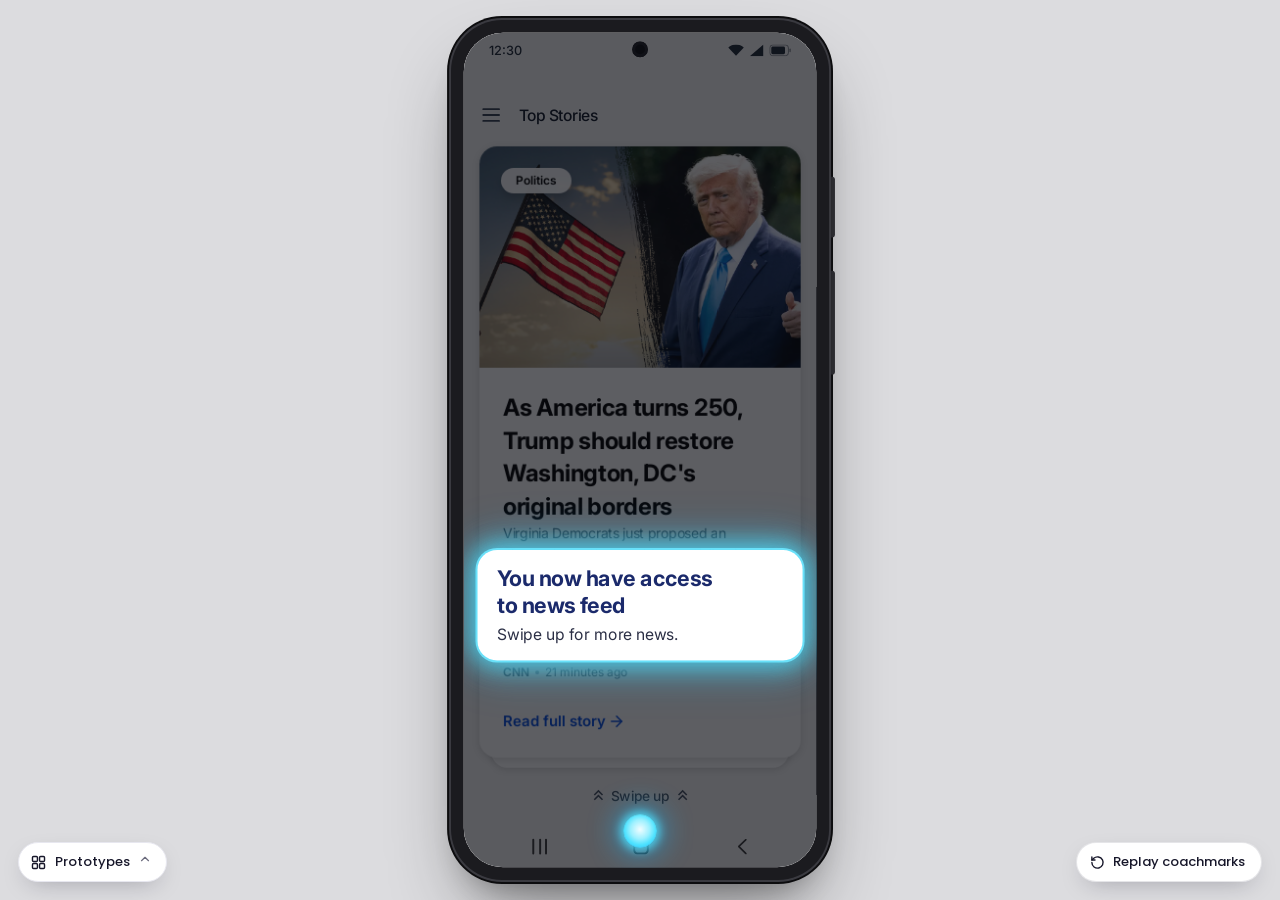
<file: index.html>
<!doctype html>
<html lang="en">
<head>
<meta charset="utf-8">
<meta name="viewport" content="width=device-width, initial-scale=1">
<title>App Prototypes</title>
<meta http-equiv="refresh" content="0; url=news/index.html">
<script>location.replace('news/index.html');</script>
<style>
  :root { --page: #dcdcdf; --text: #17172a; }
  @media (prefers-color-scheme: dark) { :root:not([data-theme="light"]) { --page: #16161a; --text: #ededf3; } }
  :root[data-theme="dark"] { --page: #16161a; --text: #ededf3; }
  body { margin: 0; min-height: 100vh; display: grid; place-items: center; background: var(--page); color: var(--text); font: 15px system-ui, sans-serif; }
</style>
</head>
<body>
  <p>Opening the <a href="news/index.html">news app prototype</a>…</p>
</body>
</html>
</file>
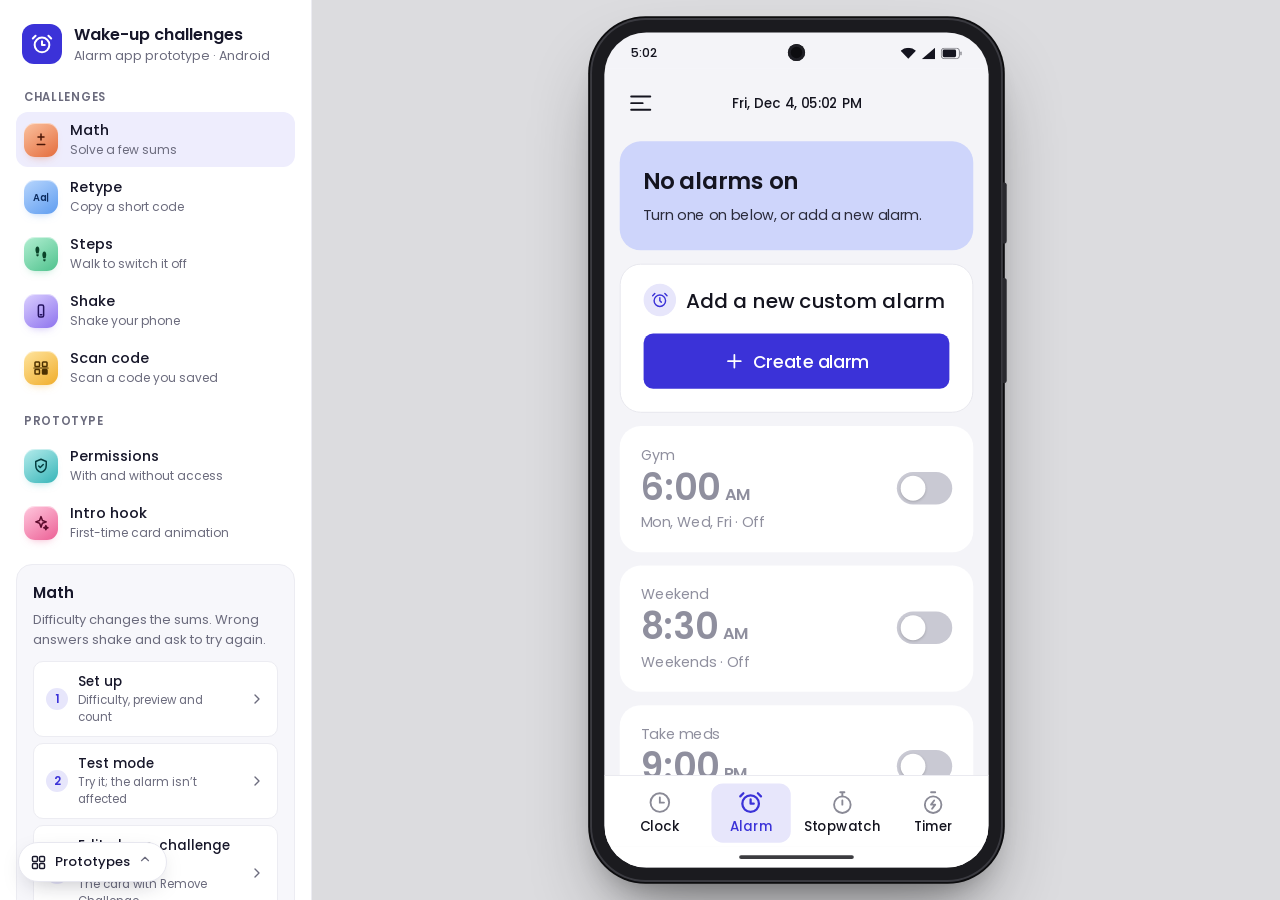
<file: clock/index.html>
<!doctype html>
<html lang="en">
<head>
<meta charset="utf-8">
<meta name="viewport" content="width=device-width, initial-scale=1">
<title>Alarm Clock</title>
<link rel="preconnect" href="https://fonts.googleapis.com">
<link rel="preconnect" href="https://fonts.gstatic.com" crossorigin>
<link href="https://fonts.googleapis.com/css2?family=Poppins:wght@400;500;600;700&family=Roboto:wght@400;500&display=swap" rel="stylesheet">
<link rel="stylesheet" href="styles.css">
</head>
<body>
<aside class="sb" aria-label="Prototype navigation">
  <div class="sb-head">
    <div class="sb-logo"><svg width="22" height="22" viewBox="0 0 24 24" fill="none" stroke="currentColor" stroke-width="2.2" stroke-linecap="round" stroke-linejoin="round"><circle cx="12" cy="13" r="8"/><path d="M12 9v4h3M5 3 2 6M22 6l-3-3"/></svg></div>
    <div>
      <div class="sb-title">Wake-up challenges</div>
      <div class="sb-sub">Alarm app prototype · Android</div>
    </div>
  </div>
  <div class="sb-label">Challenges</div>
  <nav class="sb-nav" id="sbNav"></nav>
  <section class="sb-panel" id="sbPanel" aria-live="polite"></section>
  <div class="sb-foot">
    <span>Click the phone to use it. Everything is saved in your browser.</span>
    <button id="sbReset">Reset prototype</button>
  </div>
</aside>
<main class="stagewrap" id="stagewrap">
<div class="stage" id="stage">
  <div class="phone" id="phone">
    <div class="screen" id="screen">

      <div class="statusbar">
        <span id="sbTime">9:41</span>
        <span class="camera"></span>
        <span class="icons">
          <svg width="16" height="12" viewBox="0 0 16 12" fill="currentColor"><path d="M8 11.5 0 3.2A11.5 11.5 0 0 1 16 3.2Z"/></svg>
          <svg width="14" height="12" viewBox="0 0 14 12" fill="currentColor"><path d="M14 0v12H0Z"/></svg>
          <svg width="22" height="12" viewBox="0 0 22 12" fill="none"><rect x=".5" y=".5" width="19" height="11" rx="3" stroke="currentColor" opacity=".5"/><rect x="2" y="2" width="14" height="8" rx="1.5" fill="currentColor"/><rect x="20.5" y="4" width="1.5" height="4" rx=".75" fill="currentColor" opacity=".5"/></svg>
        </span>
      </div>

      <div class="views">
        <!-- Alarm list -->
        <section class="view" id="listView" aria-label="Alarms">
          <div class="scroll">
            <header class="list-head">
              <button class="icon-btn" id="menuBtn" aria-label="Menu">
                <svg width="24" height="20" viewBox="0 0 24 20" fill="none" stroke="currentColor" stroke-width="2" stroke-linecap="round"><path d="M2 3h20M2 10h12M2 17h20"/></svg>
              </button>
              <div class="now" id="nowLabel"></div>
              <span></span>
            </header>
            <div class="list">
              <div class="hero" id="hero"></div>
              <div class="add-card">
                <div class="title">
                  <span class="badge"><svg width="18" height="18" viewBox="0 0 24 24" fill="none" stroke="currentColor" stroke-width="2" stroke-linecap="round" stroke-linejoin="round"><circle cx="12" cy="13" r="8"/><path d="M12 9v4l2 2M5 3 2 6M22 6l-3-3"/></svg></span>
                  Add a new custom alarm
                </div>
                <button class="btn-primary" id="createBtn">
                  <svg width="20" height="20" viewBox="0 0 24 24" fill="none" stroke="currentColor" stroke-width="2.2" stroke-linecap="round"><path d="M12 4v16M4 12h16"/></svg>
                  Create alarm
                </button>
              </div>
              <div id="alarmList" style="display:flex;flex-direction:column;gap:14px"></div>
            </div>
          </div>
        </section>

        <!-- Create / edit alarm -->
        <section class="view" id="editView" aria-label="New alarm">
          <div class="scroll" id="editScroll">
            <header class="edit-head">
              <button class="icon-btn" id="backBtn" aria-label="Back">
                <svg width="22" height="22" viewBox="0 0 24 24" fill="none" stroke="currentColor" stroke-width="2" stroke-linecap="round" stroke-linejoin="round"><path d="M15 5l-7 7 7 7"/></svg>
              </button>
              <div class="titles">
                <h1 id="editTitle">New alarm</h1>
                <div class="rings" id="ringsIn">Rings in —</div>
              </div>
              <button class="icon-btn" id="deleteBtn" aria-label="Delete alarm" hidden>
                <svg width="22" height="22" viewBox="0 0 24 24" fill="none" stroke="currentColor" stroke-width="2" stroke-linecap="round" stroke-linejoin="round"><path d="M4 7h16M10 11v6M14 11v6M6 7l1 13h10l1-13M9 7V4h6v3"/></svg>
              </button>
            </header>

            <div class="picker">
              <div class="wheel-wrap">
                <div class="wheel" id="hourWheel" aria-label="Hour"></div>
                <div class="colon">:</div>
                <div class="wheel" id="minWheel" aria-label="Minute"></div>
              </div>
              <div class="ampm">
                <button id="amBtn" aria-pressed="true">AM</button>
                <button id="pmBtn" aria-pressed="false">PM</button>
              </div>
            </div>

            <div class="cards">
              <div class="card">
                <div class="row"><span class="t">Repeat</span><span class="accent" id="repeatLabel"></span></div>
                <div class="days" id="days"></div>
              </div>

              <div class="card">
                <div class="row"><span class="t">Alarm volume</span><span class="muted" id="volPct">70%</span></div>
                <div class="vol">
                  <svg class="spk" width="20" height="20" viewBox="0 0 24 24" fill="none" stroke="currentColor" stroke-width="2" stroke-linejoin="round"><path d="M4 9h4l5-4v14l-5-4H4z"/></svg>
                  <input type="range" id="volume" min="0" max="100" value="70" aria-label="Alarm volume">
                  <button class="play" id="playBtn" aria-label="Play sound"></button>
                </div>
                <div class="divider"></div>
                <div class="row">
                  <div><div class="t">Increase volume gradually</div><div class="s">Starts soft, reaches full in 30 sec</div></div>
                  <button class="switch" role="switch" id="gradualSw" aria-label="Increase volume gradually"></button>
                </div>
              </div>

              <div class="card">
                <div class="row">
                  <div><div class="t">Snooze</div><div class="s" id="snoozeSub">5 minutes</div></div>
                  <button class="switch" role="switch" id="snoozeSw" aria-label="Snooze"></button>
                </div>
              </div>

              <div class="card ch-card" id="challengeCard">
                <button class="challenge-tile" id="challengeTile">
                  <span class="ch-icon" id="challengeTileIcon"></span>
                  <span class="ch-text">
                    <span class="t" id="challengeTileTitle">Wake-up challenge</span>
                    <span class="s" id="challengeTileSub">Off · Dismiss stops the alarm</span>
                  </span>
                  <svg class="chev-r" width="20" height="20" viewBox="0 0 24 24" fill="none" stroke="currentColor" stroke-width="2" stroke-linecap="round" stroke-linejoin="round"><path d="M9 6l6 6-6 6"/></svg>
                </button>
                <button class="ch-remove-btn" id="challengeRemove" hidden>Remove Challenge</button>
              </div>

              <div class="card more" id="more">
                <button class="row more-head" id="moreHead" aria-expanded="false">
                  <div><div class="t">More options</div><div class="s" id="moreSummary"></div></div>
                  <svg class="chev" width="20" height="20" viewBox="0 0 24 24" fill="none" stroke="currentColor" stroke-width="2" stroke-linecap="round" stroke-linejoin="round"><path d="M6 9l6 6 6-6"/></svg>
                </button>
                <div class="more-body"><div>
                  <div class="more-inner">
                    <div>
                      <div class="field-label">Label</div>
                      <input class="text-input" id="labelInput" maxlength="24" placeholder="e.g. Gym, Take meds">
                    </div>
                    <div>
                      <div class="field-label">Sound</div>
                      <div class="chips" id="soundChips"></div>
                    </div>
                    <div class="row">
                      <span class="t" style="font-size:15px">Vibrate</span>
                      <button class="switch" role="switch" id="vibrateSw" aria-label="Vibrate"></button>
                    </div>
                    <div>
                      <div class="field-label">Snooze length</div>
                      <div class="chips" id="snoozeChips"></div>
                    </div>
                  </div>
                </div></div>
              </div>

              <div class="card preview">
                <div class="thumb"><div class="c" id="thumbTime">7:30</div><div class="bars"><i></i><i></i></div></div>
                <div>
                  <div class="t">Preview</div>
                  <div class="s">See and hear how this alarm rings</div>
                  <button class="btn-soft" id="previewBtn">
                    <svg width="12" height="12" viewBox="0 0 12 12" fill="currentColor"><path d="M2 1l9 5-9 5z"/></svg>
                    Preview alarm
                  </button>
                </div>
              </div>
            </div>
          </div>
          <div class="footer"><button class="btn-primary" id="saveBtn" style="border-radius:12px">Save alarm</button></div>
        </section>

        <!-- Wake-up challenge picker -->
        <section class="view" id="challengeView" aria-label="Wake-up challenge">
          <div class="scroll">
            <header class="ch-head">
              <button class="icon-btn" id="challengeBack" aria-label="Back">
                <svg width="24" height="24" viewBox="0 0 24 24" fill="none" stroke="currentColor" stroke-width="2" stroke-linecap="round" stroke-linejoin="round"><path d="M15 5l-7 7 7 7"/></svg>
              </button>
              <h1>Wake-up challenge</h1>
              <span></span>
            </header>
            <p class="ch-lead">Solve a task to turn the alarm off</p>
            <div class="ch-list" id="challengeList" role="radiogroup" aria-label="Challenge type"></div>
            <p class="ch-note">Steps and Scan code ask for access first.</p>
          </div>
          <div class="footer ch-footer"><button class="btn-primary" id="challengeContinue">Continue</button></div>
        </section>

        <!-- Challenge setup (one screen, filled per challenge type) -->
        <section class="view" id="setupView" aria-label="Challenge setup">
          <div class="scroll">
            <header class="ch-head">
              <button class="icon-btn" id="setupBack" aria-label="Back">
                <svg width="24" height="24" viewBox="0 0 24 24" fill="none" stroke="currentColor" stroke-width="2" stroke-linecap="round" stroke-linejoin="round"><path d="M15 5l-7 7 7 7"/></svg>
              </button>
              <h1 id="setupTitle">Math</h1>
              <span></span>
            </header>
            <div class="m-body" id="setupBody"></div>
          </div>
          <div class="footer ch-footer pill-stack">
            <button class="btn-outline" id="setupTest">Test it</button>
            <button class="btn-primary" id="setupSet">Set as wake-up challenge</button>
          </div>
        </section>
      </div>

      <nav class="tabbar" aria-label="Sections">
        <button class="tab" data-tab="Clock">
          <svg viewBox="0 0 24 24" fill="none" stroke="currentColor" stroke-width="1.8" stroke-linecap="round"><circle cx="12" cy="12" r="9"/><path d="M12 7v5h4"/></svg>Clock
        </button>
        <button class="tab active" data-tab="Alarm" aria-current="page">
          <svg viewBox="0 0 24 24" fill="none" stroke="currentColor" stroke-width="2.2" stroke-linecap="round" stroke-linejoin="round"><circle cx="12" cy="13" r="8"/><path d="M12 9v4h3M5 3 2 6M22 6l-3-3"/></svg>Alarm
        </button>
        <button class="tab" data-tab="Stopwatch">
          <svg viewBox="0 0 24 24" fill="none" stroke="currentColor" stroke-width="1.8" stroke-linecap="round"><circle cx="12" cy="14" r="8"/><path d="M12 10v4M10 2h4M12 2v4"/></svg>Stopwatch
        </button>
        <button class="tab" data-tab="Timer">
          <svg viewBox="0 0 24 24" fill="none" stroke="currentColor" stroke-width="1.8" stroke-linecap="round" stroke-linejoin="round"><circle cx="12" cy="14" r="8"/><path d="M13 10l-3 4h4l-3 4M10 2h4"/></svg>Timer
        </button>
      </nav>
      <div class="gesture"><i></i></div>

      <!-- Ringing / preview -->
      <div class="ringing" id="ringing" aria-hidden="true">
        <div class="pulse">
          <div class="r-time" id="rTime">7:30<small>AM</small></div>
          <div class="r-label" id="rLabel">Alarm</div>
          <div class="r-date" id="rDate"></div>
        </div>
        <div class="tag" id="rTag" hidden>Preview</div>
        <div class="actions">
          <button class="btn-snooze" id="snoozeBtn">Snooze</button>
          <button class="btn-dismiss" id="dismissBtn">Dismiss</button>
          <div class="r-caption" id="rCaption" hidden></div>
        </div>
      </div>

      <!-- Challenge solver: test mode, preview and live -->
      <div class="solver" id="solver" aria-hidden="true">
        <div class="sv-panel" id="svSolve">
          <header class="ch-head">
            <button class="icon-btn" id="svClose" aria-label="Close">
              <svg width="20" height="20" viewBox="0 0 24 24" fill="none" stroke="currentColor" stroke-width="2" stroke-linecap="round"><path d="M6 6l12 12M18 6 6 18"/></svg>
            </button>
            <h1 class="sv-title" id="svTitle">Problem 1 of 3</h1>
            <span></span>
          </header>
          <div class="sv-banner" id="svBanner">Test mode: your alarm isn’t affected</div>
          <div class="sv-body" id="svBody"></div>
        </div>

        <div class="sv-panel" id="svDone" hidden>
          <header class="ch-head">
            <button class="icon-btn" id="doneBack" aria-label="Back">
              <svg width="24" height="24" viewBox="0 0 24 24" fill="none" stroke="currentColor" stroke-width="2" stroke-linecap="round" stroke-linejoin="round"><path d="M15 5l-7 7 7 7"/></svg>
            </button>
            <h1 class="sv-title">Test complete</h1>
            <span></span>
          </header>
          <div class="done-body">
            <div class="done-tick" id="doneTick"></div>
            <div class="done-title">Nice work!</div>
            <div class="done-sub" id="doneStats">3 of 3 solved in 14 seconds</div>
            <div class="m-card done-card">
              <span id="doneSummary">Math · Medium · 3 problems</span>
              <button id="doneChange">Change</button>
            </div>
          </div>
          <div class="sv-footer pill-stack">
            <button class="btn-outline" id="doneAgain">Test again</button>
            <button class="btn-primary" id="doneSet">Set as wake-up challenge</button>
          </div>
        </div>
      </div>

      <!-- Shown for a moment after a real (or preview) alarm challenge is solved -->
      <div class="win" id="win" aria-live="polite">
        <div id="winTick"></div>
        <div class="win-title">Challenge complete</div>
        <div class="win-sub" id="winSub">Good morning! Your alarm is off.</div>
      </div>

      <div class="toast" id="toast" role="status"><span id="toastMsg"></span><button id="toastAction" hidden></button></div>

      <!-- Android system dialogs (permissions, naming a code) -->
      <div class="dialog" id="dialog"></div>
    </div>
  </div>
</div>

</main>

<script src="app.js"></script>
<script src="sidebar.js"></script>
<script src="../proto-nav.js"></script>
</body>
</html>
</file>
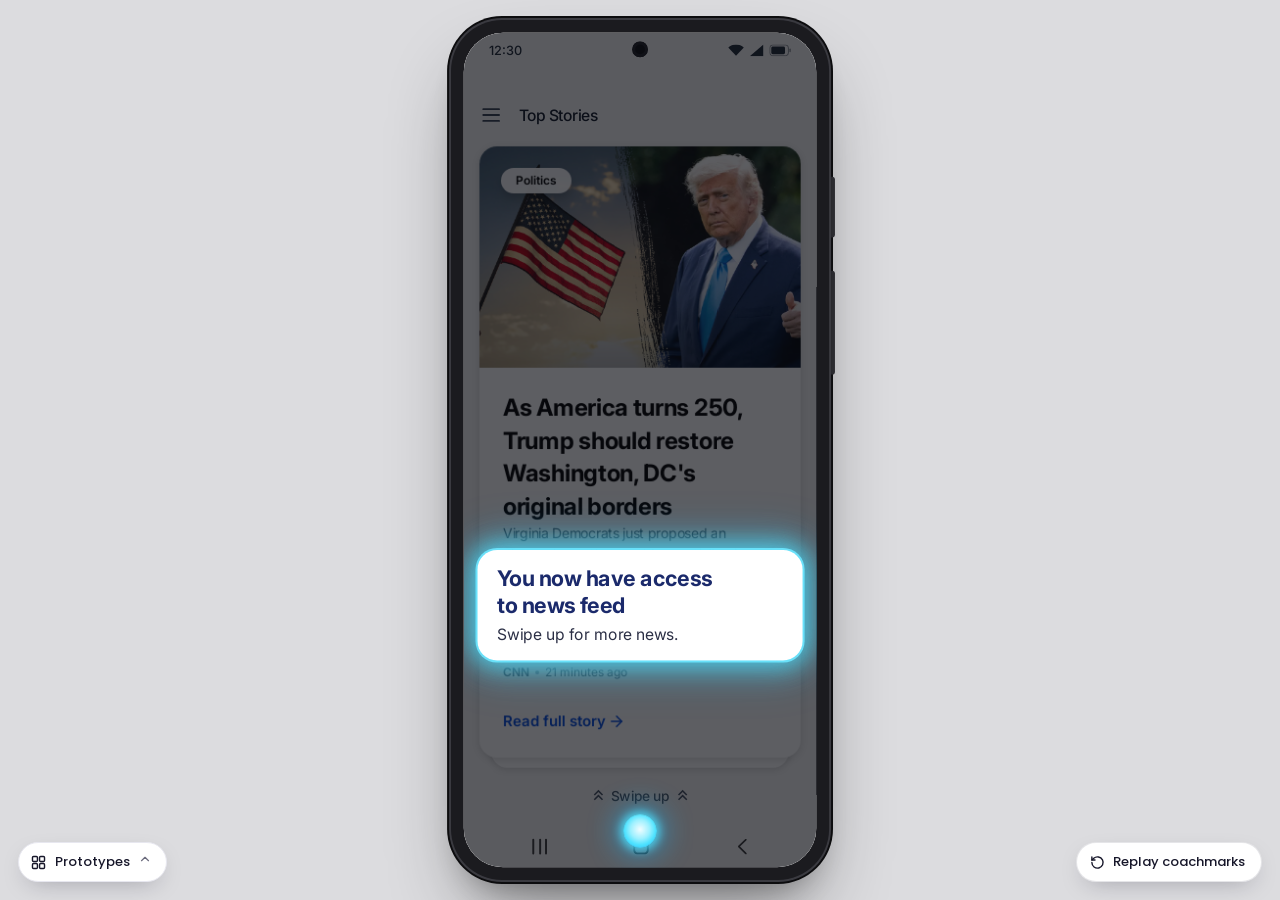
<file: news/index.html>
<!doctype html>
<html lang="en">
<head>
<meta charset="utf-8">
<meta name="viewport" content="width=device-width, initial-scale=1">
<title>News App</title>
<link rel="preconnect" href="https://fonts.googleapis.com">
<link rel="preconnect" href="https://fonts.gstatic.com" crossorigin>
<link href="https://fonts.googleapis.com/css2?family=Inter:wght@400;500;600;700&family=Poppins:wght@400;500;600&display=swap" rel="stylesheet">
<link rel="stylesheet" href="news.css">
</head>
<body>
<!-- Topic icons from the Figma SVGs, stroked with currentColor so the active topic can tint them -->
<svg width="0" height="0" style="position:absolute" aria-hidden="true">
  <symbol id="t-top-stories" viewBox="0 0 20 20" fill="none"><g id="Icon"><path id="Vector" d="M7.08333 12.0833C7.63587 12.0833 8.16577 11.8638 8.55647 11.4731C8.94717 11.0824 9.16667 10.5525 9.16667 10C9.16667 8.85 8.75 8.33333 8.33333 7.5C7.44 5.71417 8.14667 4.12167 10 2.5C10.4167 4.58333 11.6667 6.58333 13.3333 7.91667C15 9.25 15.8333 10.8333 15.8333 12.5C15.8333 13.266 15.6825 14.0246 15.3893 14.7323C15.0961 15.4401 14.6665 16.0831 14.1248 16.6248C13.5831 17.1665 12.9401 17.5961 12.2323 17.8893C11.5246 18.1825 10.766 18.3333 10 18.3333C9.23396 18.3333 8.47541 18.1825 7.76768 17.8893C7.05995 17.5961 6.41689 17.1665 5.87521 16.6248C5.33354 16.0831 4.90386 15.4401 4.6107 14.7323C4.31755 14.0246 4.16667 13.266 4.16667 12.5C4.16667 11.5392 4.5275 10.5883 5 10C5 10.5525 5.21949 11.0824 5.61019 11.4731C6.0009 11.8638 6.5308 12.0833 7.08333 12.0833Z" stroke-width="1.66667" stroke-linecap="round" stroke-linejoin="round" stroke="currentColor"/></g></symbol>
  <symbol id="t-business" viewBox="0 0 20 20" fill="none"><g id="Icon"><path id="Vector" d="M5 1.66667H15C15.9205 1.66667 16.6667 2.41286 16.6667 3.33333V16.6667C16.6667 17.5871 15.9205 18.3333 15 18.3333H5C4.07953 18.3333 3.33333 17.5871 3.33333 16.6667V3.33333C3.33333 2.41286 4.07953 1.66667 5 1.66667Z" stroke-width="1.66667" stroke-linecap="round" stroke-linejoin="round" stroke="currentColor"/><path id="Vector_2" d="M7.5 18.3333V15H12.5V18.3333" stroke-width="1.66667" stroke-linecap="round" stroke-linejoin="round" stroke="currentColor"/><path id="Vector_3" d="M6.66667 5H6.675" stroke-width="1.66667" stroke-linecap="round" stroke-linejoin="round" stroke="currentColor"/><path id="Vector_4" d="M13.3333 5H13.3417" stroke-width="1.66667" stroke-linecap="round" stroke-linejoin="round" stroke="currentColor"/><path id="Vector_5" d="M10 5H10.0083" stroke-width="1.66667" stroke-linecap="round" stroke-linejoin="round" stroke="currentColor"/><path id="Vector_6" d="M10 8.33333H10.0083" stroke-width="1.66667" stroke-linecap="round" stroke-linejoin="round" stroke="currentColor"/><path id="Vector_7" d="M10 11.6667H10.0083" stroke-width="1.66667" stroke-linecap="round" stroke-linejoin="round" stroke="currentColor"/><path id="Vector_8" d="M13.3333 8.33333H13.3417" stroke-width="1.66667" stroke-linecap="round" stroke-linejoin="round" stroke="currentColor"/><path id="Vector_9" d="M13.3333 11.6667H13.3417" stroke-width="1.66667" stroke-linecap="round" stroke-linejoin="round" stroke="currentColor"/><path id="Vector_10" d="M6.66667 8.33333H6.675" stroke-width="1.66667" stroke-linecap="round" stroke-linejoin="round" stroke="currentColor"/><path id="Vector_11" d="M6.66667 11.6667H6.675" stroke-width="1.66667" stroke-linecap="round" stroke-linejoin="round" stroke="currentColor"/></g></symbol>
  <symbol id="t-entertainment" viewBox="0 0 20 20" fill="none"><g id="Icon"><path id="Vector" d="M4.16667 2.5H15.8333C16.7538 2.5 17.5 3.24619 17.5 4.16667V15.8333C17.5 16.7538 16.7538 17.5 15.8333 17.5H4.16667C3.24619 17.5 2.5 16.7538 2.5 15.8333V4.16667C2.5 3.24619 3.24619 2.5 4.16667 2.5Z" stroke-width="1.66667" stroke-linecap="round" stroke-linejoin="round" stroke="currentColor"/><path id="Vector_2" d="M5.83333 2.5V17.5" stroke-width="1.66667" stroke-linecap="round" stroke-linejoin="round" stroke="currentColor"/><path id="Vector_3" d="M2.5 6.25H5.83333" stroke-width="1.66667" stroke-linecap="round" stroke-linejoin="round" stroke="currentColor"/><path id="Vector_4" d="M2.5 10H17.5" stroke-width="1.66667" stroke-linecap="round" stroke-linejoin="round" stroke="currentColor"/><path id="Vector_5" d="M2.5 13.75H5.83333" stroke-width="1.66667" stroke-linecap="round" stroke-linejoin="round" stroke="currentColor"/><path id="Vector_6" d="M14.1667 2.5V17.5" stroke-width="1.66667" stroke-linecap="round" stroke-linejoin="round" stroke="currentColor"/><path id="Vector_7" d="M14.1667 6.25H17.5" stroke-width="1.66667" stroke-linecap="round" stroke-linejoin="round" stroke="currentColor"/><path id="Vector_8" d="M14.1667 13.75H17.5" stroke-width="1.66667" stroke-linecap="round" stroke-linejoin="round" stroke="currentColor"/></g></symbol>
  <symbol id="t-general" viewBox="0 0 20 20" fill="none"><g id="Icon"><path id="Vector" d="M15 1.66667H5C4.07953 1.66667 3.33333 2.41286 3.33333 3.33333V16.6667C3.33333 17.5871 4.07953 18.3333 5 18.3333H15C15.9205 18.3333 16.6667 17.5871 16.6667 16.6667V3.33333C16.6667 2.41286 15.9205 1.66667 15 1.66667Z" stroke-width="1.66667" stroke-linecap="round" stroke-linejoin="round" stroke="currentColor"/><path id="Vector_2" d="M6.66667 5H13.3333V8.33333H6.66667V5Z" stroke-width="1.66667" stroke-linecap="round" stroke-linejoin="round" stroke="currentColor"/><path id="Vector_3" d="M6.66667 10.8333H13.3333" stroke-width="1.66667" stroke-linecap="round" stroke-linejoin="round" stroke="currentColor"/><path id="Vector_4" d="M6.66667 13.3333H13.3333" stroke-width="1.66667" stroke-linecap="round" stroke-linejoin="round" stroke="currentColor"/><path id="Vector_5" d="M6.66667 15.8333H10" stroke-width="1.66667" stroke-linecap="round" stroke-linejoin="round" stroke="currentColor"/></g></symbol>
  <symbol id="t-health" viewBox="0 0 20 20" fill="none"><g id="Icon"><path id="Vector" d="M15.8333 11.6667C17.075 10.45 18.3333 8.99167 18.3333 7.08333C18.3333 5.86776 17.8504 4.70197 16.9909 3.84243C16.1314 2.98289 14.9656 2.5 13.75 2.5C12.2833 2.5 11.25 2.91667 10 4.16667C8.75 2.91667 7.71667 2.5 6.25 2.5C5.03442 2.5 3.86864 2.98289 3.00909 3.84243C2.14955 4.70197 1.66667 5.86776 1.66667 7.08333C1.66667 9 2.91667 10.4583 4.16667 11.6667L10 17.5L15.8333 11.6667Z" stroke-width="1.66667" stroke-linecap="round" stroke-linejoin="round" stroke="currentColor"/></g></symbol>
  <symbol id="t-science" viewBox="0 0 20 20" fill="none"><g id="Icon"><path id="Vector" d="M11.6667 1.66667V6.66667C11.6665 6.94624 11.7368 7.22134 11.8708 7.46667L16.4625 15.8667C16.6014 16.1205 16.6718 16.4061 16.6668 16.6954C16.6618 16.9848 16.5816 17.2678 16.434 17.5167C16.2864 17.7656 16.0766 17.9717 15.8252 18.1149C15.5737 18.2581 15.2894 18.3334 15 18.3333H5C4.71065 18.3334 4.42626 18.2581 4.17483 18.1149C3.92339 17.9717 3.71356 17.7656 3.56599 17.5167C3.41842 17.2678 3.33819 16.9848 3.3332 16.6954C3.3282 16.4061 3.39861 16.1205 3.5375 15.8667L8.12917 7.46667C8.26324 7.22134 8.33345 6.94624 8.33333 6.66667V1.66667" stroke-width="1.66667" stroke-linecap="round" stroke-linejoin="round" stroke="currentColor"/><path id="Vector_2" d="M5.3775 12.5H14.6225" stroke-width="1.66667" stroke-linecap="round" stroke-linejoin="round" stroke="currentColor"/><path id="Vector_3" d="M7.08333 1.66667H12.9167" stroke-width="1.66667" stroke-linecap="round" stroke-linejoin="round" stroke="currentColor"/></g></symbol>
  <symbol id="t-sports" viewBox="0 0 20 20" fill="none"><g id="Icon" clip-path="url(#clip0_0_44)"><path id="Vector" d="M18.3333 10C18.3333 14.6024 14.6024 18.3333 10 18.3333C5.39763 18.3333 1.66667 14.6024 1.66667 10C1.66667 5.39763 5.39763 1.66667 10 1.66667C14.6024 1.66667 18.3333 5.39763 18.3333 10Z" stroke-width="1.66667" stroke-linecap="round" stroke-linejoin="round" stroke="currentColor"/><path id="Vector_2" d="M6.66667 3.75C8.33333 5.41667 8.33333 6.66667 8.33333 10C8.33333 13.3333 8.33333 14.5833 6.66667 16.25" stroke-width="1.66667" stroke-linecap="round" stroke-linejoin="round" stroke="currentColor"/><path id="Vector_3" d="M13.3333 3.75C11.6667 5.41667 11.6667 6.66667 11.6667 10C11.6667 13.3333 11.6667 14.5833 13.3333 16.25" stroke-width="1.66667" stroke-linecap="round" stroke-linejoin="round" stroke="currentColor"/><path id="Vector_4" d="M7.08333 5L7.91667 5.41667" stroke-width="1.66667" stroke-linecap="round" stroke-linejoin="round" stroke="currentColor"/><path id="Vector_5" d="M7.08333 7.5L7.91667 7.91667" stroke-width="1.66667" stroke-linecap="round" stroke-linejoin="round" stroke="currentColor"/><path id="Vector_6" d="M7.08333 12.5L7.91667 12.0833" stroke-width="1.66667" stroke-linecap="round" stroke-linejoin="round" stroke="currentColor"/><path id="Vector_7" d="M7.08333 15L7.91667 14.5833" stroke-width="1.66667" stroke-linecap="round" stroke-linejoin="round" stroke="currentColor"/><path id="Vector_8" d="M12.9167 5L12.0833 5.41667" stroke-width="1.66667" stroke-linecap="round" stroke-linejoin="round" stroke="currentColor"/><path id="Vector_9" d="M12.9167 7.5L12.0833 7.91667" stroke-width="1.66667" stroke-linecap="round" stroke-linejoin="round" stroke="currentColor"/><path id="Vector_10" d="M12.9167 12.5L12.0833 12.0833" stroke-width="1.66667" stroke-linecap="round" stroke-linejoin="round" stroke="currentColor"/><path id="Vector_11" d="M12.9167 15L12.0833 14.5833" stroke-width="1.66667" stroke-linecap="round" stroke-linejoin="round" stroke="currentColor"/></g><defs><clipPath id="clip0_0_44"><rect width="20" height="20" fill="white"/></clipPath></defs></symbol>
  <symbol id="t-technology" viewBox="0 0 20 20" fill="none"><g id="Icon"><path id="Vector" d="M16.6667 13.3333V5.83333C16.6667 5.39131 16.4911 4.96738 16.1785 4.65482C15.866 4.34226 15.442 4.16667 15 4.16667H5C4.55797 4.16667 4.13405 4.34226 3.82149 4.65482C3.50893 4.96738 3.33333 5.39131 3.33333 5.83333V13.3333M16.6667 13.3333H3.33333M16.6667 13.3333L17.7333 15.4583C17.7976 15.5858 17.828 15.7277 17.8217 15.8703C17.8153 16.0129 17.7725 16.1515 17.6972 16.2728C17.6219 16.3941 17.5167 16.494 17.3917 16.563C17.2667 16.632 17.1261 16.6677 16.9833 16.6667H3.01667C2.87391 16.6677 2.73329 16.632 2.60829 16.563C2.48329 16.494 2.3781 16.3941 2.30281 16.2728C2.22753 16.1515 2.18466 16.0129 2.17833 15.8703C2.172 15.7277 2.20242 15.5858 2.26667 15.4583L3.33333 13.3333" stroke-width="1.66667" stroke-linecap="round" stroke-linejoin="round" stroke="currentColor"/></g></symbol>
</svg>
<main class="stagewrap" id="stagewrap">
  <div class="stage" id="stage">
    <div class="phone" id="phone">
      <div class="screen" id="screen">

        <div class="statusbar" id="statusbar">
          <span>12:30</span>
          <span class="camera"></span>
          <span class="icons">
            <svg width="16" height="12" viewBox="0 0 16 12" fill="currentColor"><path d="M8 11.5 0 3.2A11.5 11.5 0 0 1 16 3.2Z"/></svg>
            <svg width="14" height="12" viewBox="0 0 14 12" fill="currentColor"><path d="M14 0v12H0Z"/></svg>
            <svg width="22" height="12" viewBox="0 0 22 12" fill="none"><rect x=".5" y=".5" width="19" height="11" rx="3" stroke="currentColor" opacity=".5"/><rect x="2" y="2" width="14" height="8" rx="1.5" fill="currentColor"/><rect x="20.5" y="4" width="1.5" height="4" rx=".75" fill="currentColor" opacity=".5"/></svg>
          </span>
        </div>

        <!-- App screens (Figma: Newsfeed - Design, "News Feed" and "Menu") -->
        <div class="app" id="app">
          <section class="scr feed" aria-label="Top Stories">
            <header class="appbar">
              <button class="icon-btn" id="openMenu" aria-label="Open menu"><img src="assets/icon-menu.svg" alt="" width="24" height="24"></button>
              <h1 class="feed-title">Top Stories</h1>
            </header>

            <div class="feed-list" id="feedList"></div>

            <div class="swipe-hint">
              <img src="assets/icon-swipe-up.svg" alt="" width="19" height="19">
              <span>Swipe up</span>
              <img src="assets/icon-swipe-up.svg" alt="" width="19" height="19">
            </div>
          </section>

          <section class="scr menu" id="menuScr" aria-label="Menu">
            <header class="menu-head">
              <button class="icon-btn" id="closeMenu" aria-label="Back to feed"><img src="assets/icon-back.svg" alt="" width="24" height="24"></button>
              <h1 class="menu-title">Menu</h1>
            </header>
            <nav class="topics" id="topics"></nav>
            <div class="menu-fill"></div>
          </section>

          <!-- Android navigation bar -->
          <div class="navbar" aria-hidden="true">
            <span class="nb-recents"><i></i><i></i><i></i></span>
            <img class="nb-home" src="assets/nav-home.svg" alt="" width="16" height="16">
            <img class="nb-back" src="assets/nav-back.svg" alt="" width="9.06058" height="16.0075">
          </div>
        </div>

        <!-- First-run coachmarks -->
        <div class="coach" id="coach" aria-live="polite" hidden>
          <div class="hole" id="hole"></div>
          <div class="ring" id="ring"></div>
          <div class="cm-text" id="cmText"></div>
          <div class="cm-card" id="cmCard">
            <div class="cm-card-title" id="cmCardTitle"></div>
            <div class="cm-card-sub" id="cmCardSub"></div>
          </div>
          <div class="tap-pos" id="tapPos">
            <div class="tap-trail"></div>
            <div class="tap-dot" id="tapDot"></div>
          </div>
          <div class="win-tick" id="winTick">
            <svg viewBox="0 0 24 24" aria-hidden="true"><path d="M6.2 12.6l3.8 3.8 7.8-8"/></svg>
          </div>
          <div class="cm-done" id="cmDone">
            <div class="cm-done-title">You’re all set!</div>
            <button class="cm-got" id="cmGot">Explore Now</button>
          </div>
        </div>

      </div>
    </div>
  </div>
</main>

<button class="replay" id="replay">
  <svg width="15" height="15" viewBox="0 0 24 24" fill="none" stroke="currentColor" stroke-width="2.2" stroke-linecap="round" stroke-linejoin="round"><path d="M3 12a9 9 0 1 0 3-6.7L3 8"/><path d="M3 3v5h5"/></svg>
  Replay coachmarks
</button>

<script src="news-data.js"></script>
<script src="news.js"></script>
<script src="../proto-nav.js"></script>
</body>
</html>
</file>
<file: clock/styles.css>
:root {
    --page: #dcdcdf;
    --bg: #f4f4f8;
    --card: #ffffff;
    --primary: #3b32d8;
    --primary-press: #2f27b8;
    --primary-soft: #e7e6fb;
    --hero: #ced5fb;
    --text: #14141f;
    --muted: #5d5d6c;
    --faint: #8f8f9e;
    --line: #e7e7ee;
    --off: #c9c9d3;
    --red: #e5484d;
    --frame: #1b1b1f;
    --frame-edge: #3a3a40;
  }
  :root {
    --sb-bg: #ffffff; --sb-line: #ececf2; --sb-text: #17172a; --sb-muted: #6b6b7d;
    --sb-hover: #f4f4f9; --sb-active: #eeedfd; --sb-card: #f7f7fb;
  }
  @media (prefers-color-scheme: dark) {
    :root:not([data-theme="light"]) {
      --page: #16161a; --sb-bg: #1e1e24; --sb-line: #2c2c35; --sb-text: #ededf3; --sb-muted: #9a9aab;
      --sb-hover: #26262e; --sb-active: #2c2a4a; --sb-card: #24242b;
    }
  }
  :root[data-theme="dark"] {
    --page: #16161a; --sb-bg: #1e1e24; --sb-line: #2c2c35; --sb-text: #ededf3; --sb-muted: #9a9aab;
    --sb-hover: #26262e; --sb-active: #2c2a4a; --sb-card: #24242b;
  }
  * { box-sizing: border-box; -webkit-tap-highlight-color: transparent; }
  html, body { margin: 0; height: 100%; }
  body {
    background: var(--page);
    font-family: "Poppins", system-ui, sans-serif;
    color: var(--text);
    display: flex; overflow: hidden;
  }
  .stagewrap { flex: 1; min-width: 0; height: 100%; display: flex; align-items: center; justify-content: center; }
  button { font: inherit; color: inherit; border: 0; background: none; cursor: pointer; padding: 0; }
  input { font: inherit; }

  /* ---------- Android device frame ---------- */
  .stage { position: relative; }
  .phone {
    position: absolute; top: 0; left: 0;
    width: 428px; height: 900px;
    transform-origin: top left;
    background: var(--frame);
    border-radius: 56px;
    padding: 13px;
    box-shadow:
      0 0 0 2px var(--frame-edge),
      0 0 0 4px #0c0c0e,
      0 40px 80px -20px rgba(0,0,0,.45),
      0 20px 30px -15px rgba(0,0,0,.3);
  }
  .phone::before, .phone::after { /* side buttons */
    content: ""; position: absolute; right: -6px; width: 4px;
    background: #2a2a2f; border-radius: 0 3px 3px 0;
  }
  .phone::before { top: 170px; height: 64px; }
  .phone::after  { top: 270px; height: 110px; }
  .screen {
    position: relative; width: 100%; height: 100%;
    background: var(--bg);
    border-radius: 44px;
    overflow: hidden;
    display: flex; flex-direction: column;
  }

  .statusbar {
    height: 38px; flex: none;
    display: flex; align-items: center; justify-content: space-between;
    padding: 6px 28px 0;
    font-size: 13px; font-weight: 500;
    position: relative; z-index: 8;
  }
  .statusbar .camera {
    position: absolute; left: 50%; top: 12px; width: 18px; height: 18px;
    margin-left: -9px; border-radius: 50%; background: #0d0d10;
    box-shadow: inset 0 0 0 3px #1f1f25;
  }
  .statusbar .icons { display: flex; gap: 6px; align-items: center; }
  .statusbar svg { display: block; }
  .ring-on .statusbar { color: #fff; }

  .views { position: relative; flex: 1; overflow: hidden; }
  .view {
    position: absolute; inset: 0;
    display: flex; flex-direction: column;
    background: var(--bg);
    transition: transform .32s cubic-bezier(.2,.8,.2,1), opacity .32s;
  }
  #editView { transform: translateX(100%); }
  .editing #editView { transform: translateX(0); }
  .editing #listView { transform: translateX(-25%); opacity: .6; }
  #challengeView { transform: translateX(100%); background: #fff; }
  .choosing #challengeView { transform: translateX(0); }
  .choosing #editView { transform: translateX(-25%); opacity: .6; }
  .scroll { flex: 1; overflow-y: auto; overflow-x: hidden; scrollbar-width: none; }
  .scroll::-webkit-scrollbar { display: none; }

  /* ---------- Tab bar ---------- */
  .tabbar {
    flex: none; display: grid; grid-template-columns: repeat(4, 1fr);
    background: #fff; border-top: 1px solid var(--line);
    padding: 8px 10px 4px;
  }
  .tab {
    display: flex; flex-direction: column; align-items: center; gap: 2px;
    padding: 7px 0 6px; margin: 0 6px; border-radius: 12px;
    font-size: 14px; font-weight: 500; color: var(--text);
  }
  .tab svg { width: 26px; height: 26px; color: #8a8a96; }
  .tab.active { background: var(--primary-soft); color: var(--primary); }
  .tab.active svg { color: var(--primary); }
  .gesture { flex: none; height: 22px; background: #fff; display: flex; justify-content: center; align-items: center; }
  .gesture i { width: 120px; height: 4px; border-radius: 4px; background: #1b1b1f; opacity: .85; }

  /* ---------- List view ---------- */
  .list-head {
    display: grid; grid-template-columns: 44px 1fr 44px; align-items: center;
    padding: 14px 16px 18px;
  }
  .icon-btn { width: 44px; height: 44px; border-radius: 50%; display: grid; place-items: center; }
  .icon-btn:active { background: rgba(0,0,0,.06); }
  .list-head .now { text-align: center; font-size: 14px; font-weight: 500; }
  .list { padding: 0 16px 28px; display: flex; flex-direction: column; gap: 14px; }

  .hero {
    background: var(--hero); border-radius: 22px; padding: 24px 24px 26px;
  }
  .hero h2 { margin: 0 0 6px; font-size: 24px; font-weight: 600; letter-spacing: -.2px; }
  .hero p { margin: 0; font-size: 15px; color: #2a2a3a; }

  .add-card {
    background: var(--card); border: 1px solid var(--line); border-radius: 22px;
    padding: 20px 24px 24px;
  }
  .add-card .title { display: flex; align-items: center; gap: 10px; font-size: 21px; font-weight: 500; margin-bottom: 18px; }
  .add-card .badge { width: 34px; height: 34px; border-radius: 50%; background: var(--primary-soft); display: grid; place-items: center; color: var(--primary); flex: none; }
  .btn-primary {
    width: 100%; height: 58px; border-radius: 10px;
    background: var(--primary); color: #fff;
    font-size: 18px; font-weight: 500;
    display: flex; align-items: center; justify-content: center; gap: 10px;
    transition: background .15s, transform .1s;
  }
  .btn-primary:hover { background: var(--primary-press); }
  .btn-primary:active { transform: scale(.985); }

  .alarm {
    background: var(--card); border-radius: 22px; padding: 18px 22px 20px;
    display: flex; align-items: center; justify-content: space-between; gap: 12px;
    cursor: pointer; transition: transform .1s;
  }
  .alarm:active { transform: scale(.99); }
  .alarm .lbl { font-size: 15px; color: var(--faint); margin-bottom: 2px; }
  .alarm .time { font-size: 38px; font-weight: 600; line-height: 1.1; color: var(--faint); letter-spacing: -.5px; }
  .alarm .time span { font-size: 17px; margin-left: 6px; font-weight: 600; }
  .alarm .sub { font-size: 15px; color: var(--faint); margin-top: 4px; }
  .alarm.on .lbl, .alarm.on .sub { color: var(--muted); }
  .alarm.on .time { color: var(--text); }
  .empty { text-align: center; color: var(--faint); font-size: 14px; padding: 18px 0; }

  /* Switch */
  .switch {
    width: 58px; height: 34px; border-radius: 20px; flex: none;
    background: var(--off); position: relative; transition: background .2s;
  }
  .switch::after {
    content: ""; position: absolute; top: 4px; left: 4px; width: 26px; height: 26px;
    border-radius: 50%; background: #fff; box-shadow: 0 1px 3px rgba(0,0,0,.2);
    transition: transform .22s cubic-bezier(.3,.7,.3,1.2);
  }
  .switch[aria-checked="true"] { background: var(--primary); }
  .switch[aria-checked="true"]::after { transform: translateX(24px); }

  /* ---------- Edit view ---------- */
  .edit-head { display: flex; align-items: center; gap: 8px; padding: 6px 12px 4px 8px; }
  .edit-head .titles { flex: 1; }
  .edit-head h1 { margin: 0; font-size: 21px; font-weight: 600; }
  .edit-head .rings { font-size: 15px; color: var(--muted); }
  #deleteBtn { color: var(--red); }

  .picker { display: flex; align-items: center; justify-content: center; gap: 4px; padding: 6px 0 20px; }
  .wheel-wrap { display: flex; align-items: center; }
  .wheel {
    height: 228px; width: 92px; overflow-y: scroll;
    scroll-snap-type: y mandatory; scrollbar-width: none;
    cursor: grab; touch-action: pan-y;
    mask-image: linear-gradient(transparent, #000 22%, #000 78%, transparent);
    -webkit-mask-image: linear-gradient(transparent, #000 22%, #000 78%, transparent);
  }
  .wheel::-webkit-scrollbar { display: none; }
  .wheel.dragging { scroll-snap-type: none; cursor: grabbing; }
  .wheel .pad { height: 76px; }
  .wheel .item {
    height: 76px; display: flex; align-items: center;
    scroll-snap-align: center;
    font-size: 34px; color: #9a9aa8; font-weight: 400;
    font-variant-numeric: tabular-nums; user-select: none;
    transition: font-size .15s, color .15s;
  }
  .wheel .item.active { font-size: 64px; color: var(--text); font-weight: 600; letter-spacing: -1px; }
  #hourWheel .item { justify-content: flex-end; padding-right: 4px; }
  #minWheel .item { justify-content: flex-start; padding-left: 4px; }
  .colon { font-size: 60px; font-weight: 600; margin-top: -8px; }
  .ampm { display: flex; flex-direction: column; gap: 12px; margin-left: 18px; }
  .ampm button {
    width: 84px; height: 66px; border-radius: 14px;
    background: #e4e4ea; color: #2a2a35;
    font-size: 22px; font-weight: 600; transition: background .15s, color .15s;
  }
  .ampm button[aria-pressed="true"] { background: var(--primary); color: #fff; }

  .cards { padding: 0 18px 20px; display: flex; flex-direction: column; gap: 14px; }
  .card { background: var(--card); border-radius: 18px; padding: 18px 18px; }
  .row { display: flex; align-items: center; justify-content: space-between; gap: 12px; }
  .row .t { font-size: 17px; font-weight: 500; }
  .row .s { font-size: 14.5px; color: var(--muted); margin-top: 1px; }
  .accent { color: var(--primary); font-size: 15px; }
  .muted { color: var(--muted); font-size: 14px; }

  .days { display: flex; justify-content: space-between; margin-top: 12px; }
  .day {
    width: 46px; height: 46px; border-radius: 50%;
    font-size: 16px; font-weight: 500; color: #6a6a78;
    border: 1.5px solid transparent; transition: all .15s;
  }
  .day.sun { color: var(--red); }
  .day[aria-pressed="true"] { border-color: var(--primary); color: var(--primary); background: #fff; }
  .day:hover { background: #f3f3f8; }

  .vol { display: flex; align-items: center; gap: 14px; margin: 14px 0 14px; }
  .vol .spk { color: #4a4a55; flex: none; }
  input[type=range] {
    -webkit-appearance: none; appearance: none; flex: 1; height: 24px; background: transparent; cursor: pointer;
    --p: 70%;
  }
  input[type=range]::-webkit-slider-runnable-track {
    height: 4px; border-radius: 4px;
    background: linear-gradient(to right, var(--primary) var(--p), #e3e3ea var(--p));
  }
  input[type=range]::-moz-range-track { height: 4px; border-radius: 4px; background: #e3e3ea; }
  input[type=range]::-moz-range-progress { height: 4px; border-radius: 4px; background: var(--primary); }
  input[type=range]::-webkit-slider-thumb {
    -webkit-appearance: none; width: 24px; height: 24px; border-radius: 50%;
    background: var(--primary); margin-top: -10px; border: 0;
    box-shadow: 0 0 0 4px rgba(59,50,216,.12);
  }
  input[type=range]::-moz-range-thumb { width: 24px; height: 24px; border-radius: 50%; background: var(--primary); border: 0; }
  .play {
    width: 50px; height: 50px; border-radius: 50%; flex: none;
    background: var(--primary-soft); color: var(--primary);
    display: grid; place-items: center; transition: background .15s;
  }
  .play:hover { background: #dcdaf8; }
  .divider { height: 1px; background: var(--line); margin: 0 0 16px; }

  .more-head { width: 100%; text-align: left; }
  .chev { transition: transform .25s; color: #3a3a45; flex: none; }
  .more.open .chev { transform: rotate(180deg); }
  .more-body { display: grid; grid-template-rows: 0fr; transition: grid-template-rows .28s ease; }
  .more.open .more-body { grid-template-rows: 1fr; }
  .more-body > div { overflow: hidden; }
  .more-inner { padding-top: 16px; display: flex; flex-direction: column; gap: 16px; }
  .field-label { font-size: 14px; color: var(--muted); margin-bottom: 8px; }
  .chips { display: flex; flex-wrap: wrap; gap: 8px; }
  .chip {
    padding: 8px 14px; border-radius: 20px; font-size: 14px; font-weight: 500;
    border: 1.5px solid var(--line); color: #3a3a45; transition: all .15s;
  }
  .chip[aria-pressed="true"] { border-color: var(--primary); color: var(--primary); background: var(--primary-soft); }
  .text-input {
    width: 100%; height: 46px; border-radius: 12px; border: 1.5px solid var(--line);
    padding: 0 14px; font-size: 15px; outline: none; background: #fafafc;
  }
  .text-input:focus { border-color: var(--primary); background: #fff; }

  .preview { display: flex; gap: 16px; align-items: center; }
  .thumb {
    width: 64px; height: 112px; border-radius: 10px; flex: none;
    background: linear-gradient(180deg, #e8c78f 0%, #b07a4f 45%, #4a2417 80%, #2a120b 100%);
    display: flex; flex-direction: column; align-items: center; justify-content: space-between;
    padding: 16px 0 8px;
  }
  .thumb .c { width: 46px; height: 46px; border-radius: 50%; background: rgba(255,255,255,.35); display: grid; place-items: center; font-size: 12px; font-weight: 500; }
  .thumb .bars { display: flex; flex-direction: column; gap: 5px; }
  .thumb .bars i { display: block; width: 50px; height: 8px; border-radius: 6px; background: #fff; }
  .preview .t { font-size: 17px; font-weight: 500; }
  .preview .s { font-size: 14.5px; color: var(--muted); margin-bottom: 12px; }
  .btn-soft {
    height: 48px; padding: 0 22px; border-radius: 24px;
    background: var(--primary-soft); color: var(--primary);
    font-size: 16px; font-weight: 600; display: inline-flex; align-items: center; gap: 10px;
    transition: background .15s;
  }
  .btn-soft:hover { background: #dcdaf8; }

  .footer { flex: none; padding: 14px 18px 18px; background: linear-gradient(to bottom, rgba(244,244,248,0), var(--bg) 30%); margin-top: -20px; position: relative; }

  /* ---------- Ringing screen ---------- */
  .ringing {
    position: absolute; inset: 0; z-index: 4;
    background: linear-gradient(180deg, #f0d39b 0%, #c79868 35%, #8a5a3d 65%, #4f2a1d 100%);
    color: #fff; display: flex; flex-direction: column; align-items: center;
    padding: 150px 24px 56px;
    opacity: 0; pointer-events: none; transform: scale(1.04);
    transition: opacity .3s, transform .3s;
  }
  .ring-on .ringing { opacity: 1; pointer-events: auto; transform: none; }
  .ringing .pulse {
    width: 250px; height: 250px; border-radius: 50%; flex: none;
    background: rgba(250,238,222,.78); color: #1d1d2e;
    display: flex; flex-direction: column; align-items: center; justify-content: center;
    position: relative;
  }
  .ringing .pulse::before, .ringing .pulse::after {
    content: ""; position: absolute; inset: 0; border-radius: 50%;
    border: 2px solid rgba(255,255,255,.5); animation: pulse 2.4s ease-out infinite;
  }
  .ringing .pulse::after { animation-delay: 1.2s; }
  @keyframes pulse { from { transform: scale(1); opacity: 1; } to { transform: scale(1.35); opacity: 0; } }
  .ringing .r-time { font-size: 56px; font-weight: 600; letter-spacing: -1px; line-height: 1; }
  .ringing .r-time small { font-size: 22px; font-weight: 600; letter-spacing: 0; margin-left: 8px; }
  .ringing .r-label { font-size: 17px; margin-top: 18px; color: #3a3a48; }
  .ringing .r-date { font-size: 13px; margin-top: 2px; color: #3a3a48; }
  .ringing .tag { margin-top: 40px; padding: 6px 14px; border-radius: 16px; background: rgba(0,0,0,.22); font-size: 13px; }
  .ringing .actions { margin-top: auto; width: 100%; display: flex; flex-direction: column; align-items: center; gap: 18px; }
  .btn-snooze { height: 48px; padding: 0 38px; border-radius: 24px; background: #fff; color: var(--primary); font-size: 18px; font-weight: 500; }
  .btn-dismiss { height: 66px; width: 100%; border-radius: 33px; background: #fff; color: #1d1d2e; font-size: 20px; font-weight: 500; }
  .btn-snooze:active, .btn-dismiss:active { transform: scale(.98); }
  .r-caption { font-size: 13.5px; color: rgba(255,255,255,.9); margin-top: -4px; }

  /* ---------- Toast ---------- */
  .toast {
    position: absolute; left: 50%; bottom: 112px; z-index: 8;
    transform: translate(-50%, 16px); opacity: 0; pointer-events: none;
    background: #0f1030; color: #fff; font-size: 14.5px; padding: 14px 22px; border-radius: 26px;
    max-width: 350px; width: max-content; text-align: center;
    display: flex; align-items: center; gap: 36px;
    transition: opacity .25s, transform .25s;
  }
  .toast.show { opacity: 1; transform: translate(-50%, 0); pointer-events: auto; }
  .toast button { color: #fff; font-weight: 600; font-size: 14.5px; }
  .toast.has-action { width: 320px; justify-content: space-between; text-align: left; }
  .editing .toast { bottom: 190px; }
  .solving .toast { bottom: 40px; }

  .fade-in { animation: fadeIn .3s ease both; }
  @keyframes fadeIn { from { opacity: 0; transform: translateY(6px); } to { opacity: 1; transform: none; } }

  /* ---------- Wake-up challenge ---------- */
  .challenge-tile {
    display: flex; align-items: center; gap: 14px; width: 100%; text-align: left;
    transition: transform .1s;
  }
  .challenge-tile:active { transform: scale(.99); }
  .challenge-tile .ch-text { flex: 1; display: flex; flex-direction: column; }
  .challenge-tile .t { font-size: 17px; font-weight: 500; }
  .challenge-tile .s { font-size: 14.5px; color: var(--muted); margin-top: 1px; }
  .ch-icon {
    width: 44px; height: 44px; border-radius: 12px; flex: none;
    background: var(--primary-soft); color: var(--primary);
    display: grid; place-items: center;
  }
  .ch-icon svg, .ch-opt .ico svg { width: 26px; height: 26px; }
  .chev-r { color: #3a3a45; flex: none; }

  .ch-head { display: grid; grid-template-columns: 44px 1fr 44px; align-items: center; padding: 18px 14px 6px; }
  .ch-head h1 { margin: 0; text-align: center; font-size: 24px; font-weight: 500; color: #2b2b44; }
  .ch-lead { margin: 6px 0 22px; text-align: center; font-size: 15.5px; color: var(--faint); }
  .ch-list { display: flex; flex-direction: column; gap: 14px; padding: 0 18px; }
  .ch-opt {
    display: flex; align-items: center; gap: 18px; width: 100%; text-align: left;
    background: #fff; border-radius: 12px; padding: 16px 16px 16px 18px;
    border: 2px solid transparent;
    box-shadow: 0 2px 10px rgba(30,30,60,.08), 0 0 0 1px rgba(30,30,60,.03);
    transition: border-color .15s, box-shadow .15s;
  }
  .ch-opt:hover { box-shadow: 0 4px 14px rgba(30,30,60,.12), 0 0 0 1px rgba(30,30,60,.04); }
  .ch-opt[aria-checked="true"] { border-color: var(--primary); box-shadow: none; }
  .ch-opt .ico { width: 34px; display: grid; place-items: center; color: var(--primary); flex: none; }
  .ch-opt .txt { flex: 1; }
  .ch-opt .t { font-size: 17px; font-weight: 500; color: #1d1d2e; }
  .ch-opt .s { font-size: 14.5px; color: #a3a3b3; margin-top: 1px; }
  .ch-opt .radio {
    width: 26px; height: 26px; border-radius: 50%; flex: none;
    border: 2px solid #9a9aa8; position: relative; transition: border-color .15s;
  }
  .ch-opt[aria-checked="true"] .radio { border-color: var(--primary); }
  .ch-opt[aria-checked="true"] .radio::after {
    content: ""; position: absolute; inset: 4px; border-radius: 50%; background: var(--primary);
  }
  .ch-note { text-align: center; font-size: 14px; color: #a3a3b3; margin: 22px 18px 24px; }
  .ch-footer { background: linear-gradient(to bottom, rgba(255,255,255,0), #fff 30%); padding-bottom: 22px; }
  .ch-footer .btn-primary { border-radius: 30px; height: 60px; font-size: 19px; box-shadow: 0 6px 14px -6px rgba(59,50,216,.55); }


  /* ---------- Math setup ---------- */
  #setupView { transform: translateX(100%); background: #fff; }
  .setting #setupView { transform: translateX(0); }
  .setting #challengeView { transform: translateX(-25%); opacity: .6; }
  .m-body { padding: 4px 18px 24px; display: flex; flex-direction: column; gap: 14px; }
  .m-label { font-size: 15px; font-weight: 500; color: #1d1d2e; margin-bottom: -4px; }
  .seg {
    display: grid; grid-template-columns: repeat(3, 1fr); padding: 4px; border-radius: 22px;
    background: #fff; box-shadow: 0 2px 10px rgba(30,30,60,.08), 0 0 0 1px rgba(30,30,60,.03);
  }
  .seg button { height: 40px; border-radius: 20px; font-size: 15px; color: #2b2b3a; transition: background .2s, color .2s; }
  .seg button[aria-checked="true"] { background: var(--primary); color: #fff; }
  .m-card { background: #fff; border-radius: 10px; padding: 16px; box-shadow: 0 2px 10px rgba(30,30,60,.08), 0 0 0 1px rgba(30,30,60,.03); }
  .m-cap { font-size: 12.5px; color: #a3a3b3; }
  .m-problem { text-align: center; font-size: 34px; font-weight: 700; color: #14142b; margin: 14px 0 12px; font-variant-numeric: tabular-nums; }
  .m-desc { text-align: center; font-size: 13.5px; color: #a3a3b3; margin-bottom: 4px; }
  .stepper { display: flex; align-items: center; gap: 14px; font-size: 16px; font-weight: 500; }
  .stepper button { width: 28px; height: 28px; border-radius: 50%; border: 1.6px solid var(--primary); color: var(--primary); display: grid; place-items: center; }
  .stepper button:disabled { opacity: .35; cursor: default; }
  .stepper span { min-width: 14px; text-align: center; }
  .pill-stack { display: flex; flex-direction: column; gap: 12px; }
  .btn-outline {
    width: 100%; height: 50px; border-radius: 25px; background: #fff; color: var(--primary);
    font-size: 17px; font-weight: 500; box-shadow: 0 2px 10px rgba(30,30,60,.1), 0 0 0 1px rgba(30,30,60,.04);
  }
  .btn-outline:active { transform: scale(.985); }
  .pill-stack .btn-primary { height: 50px; border-radius: 25px; font-size: 17px; box-shadow: 0 6px 14px -6px rgba(59,50,216,.55); }

  /* ---------- Solver (test + live) ---------- */
  .solver {
    position: absolute; inset: 0; z-index: 5; background: #fff;
    padding-top: 38px; display: flex; flex-direction: column;
    transform: translateY(100%); transition: transform .32s cubic-bezier(.2,.8,.2,1);
  }
  .solving .solver { transform: none; }
  .solving .statusbar { color: var(--text); }
  .sv-panel { flex: 1; display: flex; flex-direction: column; min-height: 0; }
  .sv-panel[hidden] { display: none; }
  .ch-head h1.sv-title { font-size: 22px; }
  .sv-banner {
    margin: 10px 18px 0; height: 42px; border-radius: 21px; border: 1.6px solid var(--primary);
    color: var(--primary); font-size: 13.5px; font-weight: 500; display: grid; place-items: center;
  }
  .sv-banner.off { visibility: hidden; }
  .sv-problem { text-align: center; font-size: 50px; font-weight: 700; color: #14142b; margin-top: 50px; letter-spacing: -.5px; font-variant-numeric: tabular-nums; }
  .sv-problem.next { animation: fadeIn .3s ease both; }
  .sv-eq { text-align: center; font-size: 22px; color: #a3a3b3; margin-top: 6px; }
  .sv-answer {
    margin: 14px auto 0; width: 220px; height: 64px; border-radius: 10px; border: 2px solid var(--primary);
    display: grid; place-items: center; font-size: 32px; font-weight: 700; color: #14142b;
    font-variant-numeric: tabular-nums;
  }
  .sv-answer:empty::after { content: ""; width: 2px; height: 30px; background: var(--primary); animation: blink 1s steps(1) infinite; }
  @keyframes blink { 50% { opacity: 0; } }
  .sv-answer.error { border-color: var(--red); color: #d0383d; }
  .sv-answer.shake { animation: shake .35s; }
  @keyframes shake { 20%, 60% { transform: translateX(-8px); } 40%, 80% { transform: translateX(8px); } }
  .sv-hint { text-align: center; font-size: 13.5px; color: #a3a3b3; margin-top: 12px; }
  .sv-hint.error { color: #d0383d; font-size: 15px; font-weight: 500; }
  .keypad { display: grid; grid-template-columns: repeat(3, 1fr); gap: 8px; padding: 0 16px; margin-top: 40px; }
  .keypad button {
    height: 60px; border-radius: 8px; background: #fff; font-size: 22px; font-weight: 500; color: #14142b;
    box-shadow: 0 2px 8px rgba(30,30,60,.1), 0 0 0 1px rgba(30,30,60,.03);
    transition: background .1s, transform .08s;
  }
  .keypad button:active { background: #f0f0f6; transform: scale(.97); }
  .keypad .ok { background: var(--primary); color: #fff; }
  .keypad .ok:active { background: var(--primary-press); }
  .sv-foot { text-align: center; font-size: 13.5px; color: #a3a3b3; margin-top: 40px; }

  .done-body { flex: 1; display: flex; flex-direction: column; align-items: center; padding: 0 18px; }
  .done-tick { margin-top: 110px; }
  @keyframes pop { from { transform: scale(.4); opacity: 0; } }
  .done-title { font-size: 21px; font-weight: 500; color: #2b2b44; margin-top: 38px; }
  .done-sub { font-size: 14.5px; color: #a3a3b3; margin-top: 4px; }
  .done-card { width: 100%; margin-top: 34px; display: flex; justify-content: space-between; align-items: center; font-size: 15px; }
  .done-card button { color: var(--primary); font-size: 14px; font-weight: 500; }
  .sv-footer { padding: 14px 18px 30px; }

  .btn-outline:disabled, .pill-stack .btn-primary:disabled {
    background: #e6e6ec; color: #a9a9b6; box-shadow: none; cursor: default; transform: none;
  }
  .sv-body { flex: 1; display: flex; flex-direction: column; min-height: 0; }
  .sv-banner.gone { display: none; }

  /* Setup cards */
  .pc-head { display: flex; gap: 12px; align-items: center; }
  .pc-ico {
    width: 42px; height: 42px; border-radius: 12px; flex: none;
    background: var(--primary-soft); color: var(--primary); display: grid; place-items: center;
  }
  .pc-ico svg { width: 22px; height: 22px; }
  .pc-title { font-size: 15px; font-weight: 500; color: #1d1d2e; line-height: 1.4; }
  .pc-sub { font-size: 13px; color: #a3a3b3; margin-top: 8px; }
  .btn-chip {
    margin-top: 14px; height: 42px; padding: 0 24px; border-radius: 21px; background: #fff; color: var(--primary);
    font-size: 15px; font-weight: 500; box-shadow: 0 2px 10px rgba(30,30,60,.12), 0 0 0 1px rgba(30,30,60,.04);
  }
  .sc-row { display: flex; align-items: center; gap: 12px; }
  .sc-row .grow { flex: 1; }
  .sc-row .pc-sub { margin-top: 1px; }
  .link { color: var(--primary); font-size: 14px; font-weight: 500; }
  .m-ico { display: flex; justify-content: center; color: var(--primary); margin-top: 8px; }
  .m-ico svg { width: 24px; height: 24px; }
  .m-problem.tight { margin-top: 2px; }
  .m-problem.code { letter-spacing: 1px; }

  /* Retype */
  .rt-code {
    margin: 14px 18px 0; height: 84px; border-radius: 10px; background: #fff;
    box-shadow: 0 2px 10px rgba(30,30,60,.1), 0 0 0 1px rgba(30,30,60,.03);
    display: flex; align-items: center; justify-content: center; gap: 1px;
    font-size: 32px; font-weight: 700; color: #14142b; user-select: none;
  }
  .rt-code span, .rt-input span { width: 33px; text-align: center; }
  .rt-code.next { animation: fadeIn .3s ease both; }
  .rt-sub { text-align: center; font-size: 13.5px; color: #a3a3b3; margin-top: 22px; }
  .rt-input {
    margin: 12px 18px 0; height: 62px; border-radius: 10px; border: 2px solid var(--primary);
    display: flex; align-items: center; justify-content: center; gap: 4px;
    font-size: 28px; font-weight: 700; color: #14142b;
  }
  .rt-input .bad { color: #d0383d; }
  .rt-input.error { border-color: var(--red); }
  .rt-input.shake { animation: shake .35s; }
  .rt-input .caret { width: 2px; height: 30px; background: var(--primary); animation: blink 1s steps(1) infinite; }
  .kb { margin-top: 34px; padding: 0 4px; }
  .kb-row { display: flex; justify-content: center; gap: 5px; margin-bottom: 8px; }
  .kb button {
    flex: 0 0 33px; height: 44px; border-radius: 6px; background: #fff; color: #14142b;
    font-size: 16px; font-weight: 500; box-shadow: 0 1px 4px rgba(30,30,60,.14), 0 0 0 1px rgba(30,30,60,.03);
    display: grid; place-items: center; user-select: none;
  }
  .kb button:active { background: #ececf3; }
  .kb .kb-wide { flex-basis: 46px; }
  .kb .kb-shift.on { background: var(--primary-soft); color: var(--primary); }
  .kb .kb-space { flex: 0 0 236px; color: #a3a3b3; font-size: 14px; font-weight: 400; }
  .kb .kb-ok { flex: 0 0 82px; background: var(--primary); color: #fff; }
  .kb .kb-ok:active { background: var(--primary-press); }

  /* Steps + Shake */
  .mo-ring { position: relative; width: 224px; height: 224px; margin: 40px auto 0; }
  .mo-ring svg { width: 100%; height: 100%; transform: rotate(-90deg); }
  .mo-ring .trk { fill: none; stroke: #ededf3; stroke-width: 14; }
  .mo-ring .prg { fill: none; stroke: var(--primary); stroke-width: 14; stroke-linecap: round; transition: stroke-dashoffset .35s ease; }
  .mo-num { position: absolute; inset: 0; display: flex; flex-direction: column; align-items: center; justify-content: center; }
  .mo-num b { font-size: 66px; font-weight: 700; line-height: 1; color: #14142b; font-variant-numeric: tabular-nums; }
  .mo-num b.bump { animation: bump .25s ease; }
  @keyframes bump { 50% { transform: scale(1.12); } }
  .mo-num span { font-size: 15px; color: #a3a3b3; margin-top: 8px; }
  .mo-instr { text-align: center; font-size: 15.5px; color: #2b2b3a; margin-top: 34px; }
  .mo-warn { margin: 28px 18px 0; border: 1.6px solid var(--red); border-radius: 10px; padding: 14px 16px; animation: fadeIn .3s ease both; }
  .mo-warn[hidden] { display: none; }
  .mo-warn .t { color: #d0383d; font-size: 15px; font-weight: 500; }
  .mo-warn .s { color: #a3a3b3; font-size: 13px; margin-top: 2px; }
  .sim {
    align-self: center; margin-top: 22px; padding: 9px 16px; border: 1.5px dashed #c5c5d3 !important;
    border-radius: 20px; color: #7a7a8a; font-size: 13px; user-select: none; touch-action: none;
  }
  .sim:active { background: #f3f3f8; }
  .sv-foot.pinned { margin-top: auto; padding-bottom: 34px; }

  /* Scan code */
  .vf { position: relative; margin: 14px 18px 0; height: 420px; flex: none; background: #15161d; border-radius: 16px; overflow: hidden; }
  .vf video { position: absolute; inset: 0; width: 100%; height: 100%; object-fit: cover; opacity: 0; transition: opacity .3s; }
  .vf.live video { opacity: 1; }
  .vf.live .vf-glyph { opacity: 0; }
  .vf i { position: absolute; width: 42px; height: 42px; border: 0 solid #fff; transition: border-color .2s; }
  .vf .tl { top: 18px; left: 18px; border-top-width: 3px; border-left-width: 3px; }
  .vf .tr { top: 18px; right: 18px; border-top-width: 3px; border-right-width: 3px; }
  .vf .bl { bottom: 18px; left: 18px; border-bottom-width: 3px; border-left-width: 3px; }
  .vf .br { bottom: 18px; right: 18px; border-bottom-width: 3px; border-right-width: 3px; }
  .vf.error i { border-color: #e5484d; }
  .vf.ok i { border-color: #5ad08a; }
  .vf-glyph { position: absolute; inset: 0; display: grid; place-items: center; color: #5a5e6b; transition: opacity .3s; }
  .vf-scanline { position: absolute; left: 30px; right: 30px; height: 2px; background: rgba(255,255,255,.35); animation: scan 2.4s ease-in-out infinite; }
  @keyframes scan { 0%, 100% { top: 60px; } 50% { top: calc(100% - 60px); } }
  .sc-cap { text-align: center; font-size: 15px; color: #2b2b3a; margin-top: 30px; }
  .sc-err { text-align: center; margin-top: 26px; }
  .sc-err[hidden] { display: none; }
  .sc-err .t { color: #d0383d; font-size: 16px; font-weight: 500; }
  .sc-err .s { color: #a3a3b3; font-size: 13.5px; margin-top: 4px; }
  .sc-err + .sc-cap { display: none; }
  .sims { display: flex; gap: 8px; justify-content: center; flex-wrap: wrap; margin-top: 8px; }
  .sims .sim { margin-top: 10px; }
  .sv-cancel { margin: auto 18px 30px; width: auto !important; }

  /* ---------- Android system dialog ---------- */
  .dialog {
    position: absolute; inset: 0; z-index: 9; background: rgba(0,0,0,.42);
    display: flex; align-items: center; justify-content: center; padding: 0 26px;
    opacity: 0; pointer-events: none; transition: opacity .2s;
    font-family: "Roboto", system-ui, sans-serif;
  }
  .dialog-on .dialog { opacity: 1; pointer-events: auto; }
  .pd-card {
    width: 100%; background: #ece6f0; border-radius: 28px; padding: 24px 20px 18px;
    transform: scale(.92); transition: transform .22s cubic-bezier(.2,.8,.2,1);
  }
  .dialog-on .pd-card { transform: none; }
  .pd-icon { color: #6750a4; display: flex; justify-content: center; margin-bottom: 16px; }
  .pd-icon svg { width: 30px; height: 30px; }
  .pd-title { text-align: center; font-size: 20px; line-height: 1.4; color: #1d1b20; margin-bottom: 24px; }
  .pd-title b { font-weight: 500; }
  .pd-buttons { display: flex; flex-direction: column; gap: 3px; }
  .pd-buttons button {
    height: 54px; background: #fef7ff; color: #6750a4; font-size: 15.5px; font-weight: 500;
    border-radius: 4px; transition: background .15s;
  }
  .pd-buttons button:first-child { border-radius: 20px 20px 4px 4px; }
  .pd-buttons button:last-child { border-radius: 4px 4px 20px 20px; }
  .pd-buttons button:hover { background: #f5eefa; }
  .pd-buttons button:active { background: #e8def8; }
  .pd-title.left { text-align: left; font-size: 22px; margin-bottom: 10px; }
  .pd-sub { color: #49454f; font-size: 14px; line-height: 1.45; margin-bottom: 20px; }
  .pd-input {
    width: 100%; height: 54px; border: 1px solid #79747e; border-radius: 4px; background: transparent;
    padding: 0 15px; font: 16px "Roboto", system-ui, sans-serif; color: #1d1b20; outline: none;
  }
  .pd-input:focus { border: 2px solid #6750a4; padding: 0 14px; }
  .pd-actions { display: flex; justify-content: flex-end; gap: 6px; margin-top: 24px; }
  .pd-actions button { height: 40px; padding: 0 14px; border-radius: 20px; color: #6750a4; font-size: 14px; font-weight: 500; }
  .pd-actions button:hover { background: rgba(103,80,164,.08); }

  /* Wake-up challenge card + remove confirmation */
  .ch-card { padding: 18px; position: relative; overflow: hidden; transition: box-shadow .5s ease; }
  .ch-remove-btn {
    width: 100%; height: 50px; margin-top: 16px; border-radius: 25px;
    background: #fbeeee; color: #b3261e; font-size: 16px; font-weight: 500; transition: background .15s;
  }
  .ch-remove-btn:hover { background: #f8e3e3; }
  .ch-remove-btn:active { background: #f3d6d6; }
  .ch-remove-btn[hidden] { display: none; }
  .pd-card.app { background: #fff; border-radius: 22px; padding: 28px 22px 22px; font-family: "Poppins", system-ui, sans-serif; text-align: center; }
  .app .ap-title { font-size: 21px; font-weight: 500; color: #2b2b44; }
  .app .ap-body { font-size: 15px; color: #4a4a5c; line-height: 1.55; margin: 14px 8px 24px; }
  .app .ap-actions { display: grid; grid-template-columns: 1fr 1fr; gap: 14px; }
  .app .ap-actions button { height: 52px; border-radius: 26px; font-size: 17px; font-weight: 500; }
  .app .ap-keep { background: #fff; color: var(--primary); box-shadow: 0 3px 12px rgba(30,30,60,.14), 0 0 0 1px rgba(30,30,60,.04); }
  .app .ap-remove { background: #c9403a; color: #fff; box-shadow: 0 4px 12px -4px rgba(201,64,58,.6); }
  .app .ap-remove:active { background: #b3352f; }

  /* Colourful challenge icons */
  .ch-icon { background: none; width: auto; height: auto; border-radius: 0; }
  .ch-opt .ico { width: auto; }
  .cic {
    width: 46px; height: 46px; border-radius: 14px; flex: none;
    display: grid; place-items: center; color: var(--ink);
    background: linear-gradient(145deg, var(--c1), var(--c2));
    box-shadow: 0 8px 16px -8px var(--glow), inset 0 1px 0 rgba(255,255,255,.5);
    transition: transform .2s;
  }
  .cic svg { width: 24px; height: 24px; overflow: visible; }
  .ch-opt[aria-checked="true"] .cic, .challenge-tile:hover .cic { transform: scale(1.06); }
  .cic-none   { --c1: #f2f2f6; --c2: #d3d3dd; --ink: #4b4b5a; --glow: rgba(90,90,110,.4); }
  .cic-math   { --c1: #fbc2a0; --c2: #e46c3c; --ink: #4a1606; --glow: rgba(228,108,60,.6); }
  .cic-retype { --c1: #b8d6fd; --c2: #5f9df0; --ink: #0d2c5e; --glow: rgba(95,157,240,.6); }
  .cic-steps  { --c1: #b2efd2; --c2: #4fc28d; --ink: #0b4329; --glow: rgba(79,194,141,.6); }
  .cic-shake  { --c1: #dbd0ff; --c2: #8d72ee; --ink: #24135f; --glow: rgba(141,114,238,.6); }
  .cic-scan   { --c1: #ffe49e; --c2: #f0ad2b; --ink: #4d3000; --glow: rgba(240,173,43,.6); }

  .cic .a-plus { transform-box: fill-box; transform-origin: center; animation: cic-spin 4s ease-in-out infinite; }
  @keyframes cic-spin { 0%, 70% { transform: rotate(0); } 85%, 100% { transform: rotate(90deg); } }
  .cic .a-caret { animation: blink 1.1s steps(1) infinite; }
  .cic .a-f1, .cic .a-f2 { animation: cic-step 1.8s ease-in-out infinite; }
  .cic .a-f2 { animation-delay: -.9s; }
  @keyframes cic-step { 0%, 100% { opacity: 1; transform: translateY(0); } 50% { opacity: .35; transform: translateY(-1.5px); } }
  .cic .a-phone { transform-box: fill-box; transform-origin: center; animation: cic-wiggle 3s ease-in-out infinite; }
  @keyframes cic-wiggle {
    0%, 62%, 100% { transform: rotate(0); } 68% { transform: rotate(-12deg); } 74% { transform: rotate(12deg); }
    80% { transform: rotate(-8deg); } 86% { transform: rotate(5deg); } 92% { transform: rotate(0); }
  }
  .cic .a-wave { opacity: 0; animation: cic-wave 3s ease-in-out infinite; }
  @keyframes cic-wave { 0%, 62%, 95%, 100% { opacity: 0; } 70%, 88% { opacity: 1; } }
  .cic .a-scan { animation: cic-scan 2.4s ease-in-out infinite; }
  @keyframes cic-scan { 0%, 100% { transform: translateY(-7px); opacity: .25; } 50% { transform: translateY(7px); opacity: 1; } }
  @media (prefers-reduced-motion: reduce) { .cic * { animation: none !important; } }

  /* ---------- Success tick + confetti ---------- */
  .tick { position: relative; width: 96px; height: 96px; }
  .tick svg { position: relative; width: 100%; height: 100%; overflow: visible; filter: drop-shadow(0 6px 18px rgba(59,50,216,.45)); }
  .tick-bg { fill: var(--primary); transform-box: fill-box; transform-origin: center; animation: tick-pop .55s cubic-bezier(.3,1.6,.5,1) both; }
  .tick-path {
    fill: none; stroke: #fff; stroke-width: 7; stroke-linecap: round; stroke-linejoin: round;
    stroke-dasharray: 60; stroke-dashoffset: 60; animation: tick-draw .4s .32s cubic-bezier(.6,0,.3,1) forwards;
  }
  .tick-glow {
    position: absolute; inset: -22px; border-radius: 50%; opacity: 0;
    background: radial-gradient(circle, rgba(104,94,255,.55) 0%, rgba(104,94,255,.18) 45%, rgba(104,94,255,0) 70%);
    animation: tick-glow 2.6s .35s ease-in-out infinite;
  }
  .tick-ring { position: absolute; inset: 0; border-radius: 50%; border: 3px solid #6c63ff; opacity: 0; animation: tick-ring .9s .28s ease-out; }
  .tick-ring.r2 { animation-delay: .45s; border-width: 2px; }
  @keyframes tick-pop { from { transform: scale(0); } }
  @keyframes tick-draw { to { stroke-dashoffset: 0; } }
  @keyframes tick-glow { 0%, 100% { opacity: .6; transform: scale(.92); } 50% { opacity: 1; transform: scale(1.1); } }
  @keyframes tick-ring { from { opacity: .7; transform: scale(1); } to { opacity: 0; transform: scale(2); } }
  .done-title, .done-sub, .done-card { animation: fadeIn .4s ease both; }
  .done-title { animation-delay: .45s; } .done-sub { animation-delay: .55s; } .done-card { animation-delay: .65s; }

  .confetti { position: absolute; inset: 0; width: 100%; height: 100%; pointer-events: none; z-index: 10; }

  .win {
    position: absolute; inset: 0; z-index: 7; background: #fff;
    display: flex; flex-direction: column; align-items: center; justify-content: center; padding: 0 30px 80px;
    opacity: 0; pointer-events: none; transition: opacity .3s;
  }
  .win.show { opacity: 1; pointer-events: auto; }
  .win .tick { width: 112px; height: 112px; }
  .win-title { font-size: 23px; font-weight: 500; color: #2b2b44; margin-top: 30px; animation: fadeIn .4s .45s ease both; }
  .win-sub { font-size: 15px; color: #a3a3b3; margin-top: 6px; text-align: center; animation: fadeIn .4s .55s ease both; }
  .win:not(.show) * { animation: none; }
  .win-on .statusbar { color: var(--text); }

  @media (prefers-reduced-motion: reduce) {
    .tick-glow, .tick-ring { animation: none; }
  }

  /* First-time nudge on the challenge card */
  .challenge-tile .t, .challenge-tile .s { white-space: nowrap; overflow: hidden; text-overflow: ellipsis; }
  .ch-card.nudging { box-shadow: 0 0 0 2px var(--ng), 0 14px 34px -10px var(--ng); }
  .ch-card.nudging::after {
    content: ""; position: absolute; inset: 0; pointer-events: none; opacity: .22;
    background: linear-gradient(110deg, transparent 35%, var(--ng) 50%, transparent 65%);
    transform: translateX(-100%); animation: sheen 1.5s ease-in-out infinite;
  }
  @keyframes sheen { to { transform: translateX(100%); } }
  .challenge-tile .swap-out { opacity: 0; transform: translateY(-6px); transition: opacity .18s, transform .18s; }
  .challenge-tile .swap-in { animation: swapIn .32s cubic-bezier(.2,.8,.2,1) both; }
  @keyframes swapIn { from { opacity: 0; transform: translateY(8px); } }
  #challengeTileIcon.swap-out { transform: scale(.7) rotate(15deg); }
  #challengeTileIcon.swap-in { animation: iconIn .42s cubic-bezier(.3,1.5,.5,1) both; }
  @keyframes iconIn { from { opacity: 0; transform: scale(.5) rotate(-25deg); } }
  @media (prefers-reduced-motion: reduce) { .ch-card.nudging::after { animation: none; display: none; } }

  /* ---------- Prototype sidebar (page chrome, outside the phone) ---------- */
  .sb {
    width: 312px; flex: none; height: 100%; overflow-y: auto; background: var(--sb-bg); color: var(--sb-text);
    border-right: 1px solid var(--sb-line); display: flex; flex-direction: column; padding: 22px 16px 16px;
  }
  .sb-head { display: flex; gap: 12px; align-items: center; padding: 0 6px 18px; }
  .sb-logo { width: 40px; height: 40px; border-radius: 12px; background: var(--primary); color: #fff; display: grid; place-items: center; flex: none; }
  .sb-title { font-size: 16px; font-weight: 600; }
  .sb-sub { font-size: 12.5px; color: var(--sb-muted); }
  .sb-label { font-size: 11.5px; font-weight: 600; letter-spacing: .06em; text-transform: uppercase; color: var(--sb-muted); padding: 6px 8px; }
  .sb-label.gap { margin-top: 10px; }
  .sb-nav { display: flex; flex-direction: column; gap: 2px; }
  .sb-item {
    display: flex; align-items: center; gap: 12px; padding: 8px; border-radius: 12px; text-align: left; width: 100%;
    color: var(--sb-text); transition: background .15s;
  }
  .sb-item:hover { background: var(--sb-hover); }
  .sb-item[aria-current="true"] { background: var(--sb-active); }
  .sb-item .cic { width: 34px; height: 34px; border-radius: 11px; box-shadow: 0 5px 10px -6px var(--glow), inset 0 1px 0 rgba(255,255,255,.5); }
  .sb-item .cic svg { width: 18px; height: 18px; }
  .sb-item .t { font-size: 14.5px; font-weight: 500; }
  .sb-item .s { font-size: 12px; color: var(--sb-muted); }
  .cic-perm { --c1: #b5ecec; --c2: #36b5b8; --ink: #053d3f; --glow: rgba(54,181,184,.6); }
  .cic-hook { --c1: #ffc9de; --c2: #ec5f95; --ink: #5c0a2b; --glow: rgba(236,95,149,.6); }

  .sb-panel { margin-top: 14px; background: var(--sb-card); border: 1px solid var(--sb-line); border-radius: 16px; padding: 16px; }
  .sb-panel:empty { display: none; }
  .sbp-head { display: flex; align-items: center; justify-content: space-between; gap: 10px; }
  .sbp-title { font-size: 15px; font-weight: 600; }
  .sbp-desc { font-size: 13px; color: var(--sb-muted); line-height: 1.5; margin: 6px 0 12px; }
  .sbp-links { display: flex; flex-direction: column; gap: 6px; }
  .sbp-link {
    display: flex; align-items: center; gap: 10px; padding: 10px 12px; border-radius: 10px; text-align: left;
    background: var(--sb-bg); border: 1px solid var(--sb-line); color: var(--sb-text); transition: border-color .15s, transform .1s;
  }
  .sbp-link:hover { border-color: var(--primary); }
  .sbp-link:active { transform: scale(.99); }
  .sbp-link .n { width: 22px; height: 22px; border-radius: 50%; background: var(--primary-soft); color: var(--primary); font-size: 11.5px; font-weight: 600; display: grid; place-items: center; flex: none; }
  .sbp-link .tx { flex: 1; min-width: 0; }
  .sbp-link .t { font-size: 13.5px; font-weight: 500; }
  .sbp-link .s { font-size: 11.5px; color: var(--sb-muted); }
  .sbp-link svg { color: var(--sb-muted); flex: none; }
  .sbp-sub { font-size: 11.5px; font-weight: 600; letter-spacing: .05em; text-transform: uppercase; color: var(--sb-muted); margin: 14px 0 6px; }
  .sbp-toggle { display: flex; align-items: center; gap: 8px; font-size: 12.5px; color: var(--sb-muted); }
  .sbp-toggle .switch { width: 46px; height: 28px; }
  .sbp-toggle .switch::after { width: 20px; height: 20px; }
  .sbp-toggle .switch[aria-checked="true"]::after { transform: translateX(18px); }
  .sbp-state { font-size: 12.5px; padding: 8px 10px; border-radius: 10px; background: var(--sb-bg); border: 1px solid var(--sb-line); margin-bottom: 12px; line-height: 1.5; }
  .sbp-rules { margin: 0 0 12px; padding: 0; list-style: none; display: flex; flex-direction: column; gap: 8px; }
  .sbp-rules li { display: flex; gap: 8px; font-size: 12.5px; line-height: 1.45; }
  .sbp-rules .dot { width: 18px; height: 18px; border-radius: 50%; flex: none; display: grid; place-items: center; font-size: 11px; font-weight: 700; margin-top: 1px; }
  .dot.ok { background: #dcf5e8; color: #17804c; }
  .dot.no { background: #fde4e4; color: #b3261e; }
  .dot.info { background: var(--primary-soft); color: var(--primary); }
  .sbp-btn { width: 100%; height: 40px; border-radius: 20px; background: var(--primary); color: #fff; font-size: 13.5px; font-weight: 500; margin-top: 4px; }
  .sbp-btn.ghost { background: transparent; color: var(--primary); border: 1px solid var(--sb-line); }
  .sbp-btn:hover { filter: brightness(1.08); }
  .sb-foot { margin-top: auto; padding: 16px 8px 58px; /* room for the floating Prototypes button */ display: flex; flex-direction: column; gap: 8px; font-size: 11.5px; color: var(--sb-muted); }
  .sb-foot button { align-self: flex-start; color: var(--red); font-size: 12.5px; font-weight: 500; }

  @media (max-width: 860px) {
    body { flex-direction: column; overflow: auto; height: auto; }
    html, body { height: auto; }
    .sb { width: 100%; max-width: 100vw; min-width: 0; height: auto; border-right: 0; border-bottom: 1px solid var(--sb-line); padding: 16px; }
    .sb-nav { flex-direction: row; overflow-x: auto; gap: 6px; scrollbar-width: none; }
    .sb-item { width: auto; flex: none; padding: 6px 10px 6px 6px; }
    .sb-item .s { display: none; }
    .sb-foot { flex-direction: row; justify-content: space-between; align-items: center; }
    .stagewrap { height: auto; padding: 16px 0 24px; }
  }
</file>
<file: news/news.css>
:root {
    --page: #dcdcdf;
    --frame: #1b1b1f;
    --frame-edge: #3a3a40;
    --neon: #4fe3ff;
    --neon-deep: #1fb8ff;
    --scrim: rgba(10, 12, 18, .66);
    --chip-bg: #ffffff;
    --chip-text: #17172a;
  }
  @media (prefers-color-scheme: dark) {
    :root:not([data-theme="light"]) { --page: #16161a; --chip-bg: #23232b; --chip-text: #ededf3; }
  }
  :root[data-theme="dark"] { --page: #16161a; --chip-bg: #23232b; --chip-text: #ededf3; }

  * { box-sizing: border-box; -webkit-tap-highlight-color: transparent; }
  html, body { margin: 0; height: 100%; }
  body { background: var(--page); font-family: "Inter", system-ui, sans-serif; overflow: hidden; }
  button { font: inherit; color: inherit; border: 0; background: none; padding: 0; cursor: pointer; }
  .stagewrap { height: 100%; display: flex; align-items: center; justify-content: center; }

  /* ---------- Android device frame (same as the clock prototype) ---------- */
  .stage { position: relative; }
  .phone {
    position: absolute; top: 0; left: 0;
    width: 386px; height: 878px; transform-origin: top left;
    background: var(--frame); border-radius: 52px; padding: 13px;
    box-shadow:
      0 0 0 2px var(--frame-edge),
      0 0 0 4px #0c0c0e,
      0 40px 80px -20px rgba(0,0,0,.45),
      0 20px 30px -15px rgba(0,0,0,.3);
  }
  .phone::before, .phone::after {
    content: ""; position: absolute; right: -6px; width: 4px;
    background: #2a2a2f; border-radius: 0 3px 3px 0;
  }
  .phone::before { top: 160px; height: 62px; }
  .phone::after  { top: 256px; height: 106px; }
  .screen {
    position: relative; width: 360px; height: 852px; border-radius: 40px;
    overflow: hidden; background: #f5f5f5; user-select: none;
  }

  .statusbar {
    position: relative; z-index: 3; height: 32px;
    display: flex; align-items: center; justify-content: space-between;
    padding: 4px 26px 0; font-size: 13px; font-weight: 500; color: #1f2937;
    background: #f5f5f5; transition: background .35s;
  }
  .menu-open .statusbar { background: #ffffff; }
  .statusbar .camera {
    position: absolute; left: 50%; top: 9px; width: 16px; height: 16px; margin-left: -8px;
    border-radius: 50%; background: #0d0d10; box-shadow: inset 0 0 0 3px #1f1f25;
  }
  .statusbar .icons { display: flex; gap: 6px; align-items: center; }
  .statusbar svg { display: block; }

  /* ---------- App screens ---------- */
  /* Positions follow the 360×820 Figma frames, whose top 24px sit under the status bar above */
  .app { position: relative; width: 360px; height: 820px; overflow: hidden; }
  .scr { position: absolute; inset: 0; width: 360px; height: 820px; isolation: isolate; }
  .scr.menu { transform: translateX(-100%); transition: transform .45s cubic-bezier(.65,0,.35,1); will-change: transform; }
  .menu-open .scr.menu { transform: none; }
  .app h1, .app h2, .app p { margin: 0; }
  .app :focus-visible { outline: 2px solid var(--neon-deep); outline-offset: 2px; }
  .icon-btn { position: absolute; left: 4px; top: 28px; width: 48px; height: 48px; border-radius: 50%; display: grid; place-items: center; }
  .icon-btn img { display: block; }

  /* Feed */
  .feed { background: #f5f5f5; }
  .feed-title {
    position: absolute; left: 56px; top: 42.5px; font-size: 16px; font-weight: 500; line-height: 19px;
    letter-spacing: -.45px; color: #101828;
  }
  /* Story stack: drag the top card up to reveal the next one, which waits behind it in the
     design's peeking pose (304 wide at top 140); news.js sets each card's transform */
  .feed-list { position: absolute; left: 0; top: 76px; width: 360px; height: 700px; overflow: hidden; touch-action: none; cursor: grab; }
  .feed-list.dragging { cursor: grabbing; }
  .card {
    position: absolute; left: 16px; top: 8px; width: 328px; height: 624px; overflow: hidden;
    background: #fff; border-radius: 18px; box-shadow: 0 2px 8px rgba(0,0,0,.15);
    transform-origin: 50% 0; will-change: transform;
    transition: transform .45s cubic-bezier(.2,.8,.2,1), opacity .3s;
  }
  .feed-list.dragging .card { transition: none; }
  .card img { -webkit-user-drag: none; user-select: none; }
  .card-media { position: relative; height: 226px; }
  .card-media img { display: block; width: 100%; height: 100%; object-fit: cover; }
  .card-media::after {
    content: ""; position: absolute; inset: 0;
    background: linear-gradient(to bottom, rgba(0,0,0,0), rgba(0,0,0,0) 50%, rgba(0,0,0,.3));
  }
  .chip {
    position: absolute; left: 22px; top: 22px; z-index: 1; padding: 5px 15px; border-radius: 999px;
    background: rgba(255,255,255,.95); color: #000; font-size: 12px; font-weight: 600; line-height: 16px;
    box-shadow: 0 10px 15px rgba(0,0,0,.1), 0 4px 6px rgba(0,0,0,.1);
  }
  .card-body { position: relative; height: 398px; padding: 24px; letter-spacing: -.3px; }
  .card-title {
    font-size: 24px; font-weight: 700; line-height: 1.4; color: #000;
    display: -webkit-box; -webkit-box-orient: vertical; -webkit-line-clamp: 4; overflow: hidden;
  }
  .card-excerpt {
    margin-top: 5px; font-size: 14px; line-height: 1.5; color: #364153;
    display: -webkit-box; -webkit-box-orient: vertical; -webkit-line-clamp: 5; overflow: hidden;   /* web Inter sets a touch wider than Figma's */
  }
  .card-source {
    position: absolute; left: 24px; top: 303px; display: flex; align-items: center; gap: 6px;
    font-size: 12px; line-height: 16px; letter-spacing: 0; color: rgba(54,65,83,.85);
  }
  .card-source b { font-weight: 600; }
  .card-source .sep { width: 4px; height: 4px; border-radius: 50%; background: #99a1af; }
  .card-more {
    position: absolute; left: 24px; top: 352px; display: flex; align-items: center; gap: 2px;
    font-size: 15px; font-weight: 600; line-height: 18px; letter-spacing: 0; color: #004adf; text-decoration: none;
  }
  .swipe-hint {
    position: absolute; left: 0; right: 0; top: 736px; display: flex; justify-content: center; align-items: center; gap: 4px;
    font-size: 14px; font-weight: 500; line-height: 1.5; letter-spacing: -.5px; color: #4a5565;
  }
  .swipe-hint img { display: block; }

  /* Menu */
  .menu { display: flex; flex-direction: column; padding-bottom: 44px; background: #fff; }
  .menu-head { position: relative; flex: none; height: 80px; }
  .menu-title {
    position: absolute; left: 0; right: 0; top: 38px; text-align: center;
    font-size: 20px; font-weight: 600; line-height: 28px; letter-spacing: -.45px; color: #101828;
  }
  .topics { flex: none; display: flex; flex-direction: column; }
  .topic {
    display: flex; align-items: center; gap: 18px; height: 52px; padding-left: 22px; text-align: left;
    font-size: 16px; font-weight: 500; line-height: 24px; letter-spacing: -.3125px; color: #364153;
  }
  .ti { display: block; flex: none; color: #4a5565; }
  .topic.active { background: #eff6ff; color: #155dfc; }
  .topic.active .ti { color: #155dfc; }
  .menu-fill { flex: 1; background: #f3f4f6; }

  /* Android navigation bar */
  .navbar { position: absolute; left: 0; bottom: 0; z-index: 1; width: 360px; height: 44px; pointer-events: none; transition: background .35s; }
  .menu-open .navbar { background: #fafafa; }   /* white under rgba(0,0,0,.02) */
  .navbar > * { position: absolute; display: block; }
  .nb-recents { left: 70px; top: 15px; }
  .nb-recents i { position: absolute; top: 0; width: 2px; height: 16px; border-radius: 1px; background: #3b3b3b; }
  .nb-recents i:nth-child(2) { left: 6.5px; }
  .nb-recents i:nth-child(3) { left: 13px; }
  .nb-home { left: 173px; top: 15px; }
  .nb-back { left: 280.44px; top: 14.74px; }

  /* ---------- Coachmarks ---------- */
  .coach { position: absolute; inset: 0; z-index: 5; cursor: pointer; opacity: 0; transition: opacity .35s; }
  .coach.show { opacity: 1; }
  .coach[hidden] { display: none; }

  /* Spotlight: a hole whose huge shadow is the scrim; it morphs between targets */
  .hole {
    position: absolute; left: 28px; top: 83px; width: 0; height: 0; border-radius: 999px;
    box-shadow: 0 0 0 2000px var(--scrim);
    transition: left .55s cubic-bezier(.65,0,.35,1), top .55s cubic-bezier(.65,0,.35,1),
                width .55s cubic-bezier(.65,0,.35,1), height .55s cubic-bezier(.65,0,.35,1),
                border-radius .55s cubic-bezier(.65,0,.35,1);
  }
  .hole.lit { background: rgba(255,255,255,.0); outline: 2px solid rgba(255,255,255,.0); }

  .cm-text {
    position: absolute; left: 22px; right: 22px; color: #fff;
    font-size: 21px; font-weight: 700; line-height: 1.3; letter-spacing: -.2px;
    text-shadow: 0 2px 12px rgba(0,0,0,.35);
    transition: opacity .25s ease, transform .35s cubic-bezier(.2,.8,.2,1);
  }
  .cm-text.center { text-align: center; }
  .cm-text.out { opacity: 0; transform: translateY(8px); }

  /* Step 1 message card: white box with a cyan neon glow */
  .cm-card {
    position: absolute; left: 14px; right: 14px; padding: 16px 20px 17px; border-radius: 20px;
    background: #ffffff; color: #1b2a6b;
    box-shadow: 0 0 0 2px rgba(120,232,255,.9), 0 0 20px 5px rgba(79,227,255,.55), 0 0 46px 12px rgba(31,184,255,.28);
    opacity: 0; transform: translateY(12px) scale(.98); pointer-events: none;
    transition: opacity .3s ease, transform .45s cubic-bezier(.2,.8,.2,1);
  }
  .cm-card.show { opacity: 1; transform: none; }
  .cm-card::after {                        /* gentle breathing of the glow */
    content: ""; position: absolute; inset: 0; border-radius: inherit;
    box-shadow: 0 0 30px 8px rgba(79,227,255,.45); animation: breathe 2.4s ease-in-out infinite;
  }
  .cm-card.tail::before {                  /* notch pointing up at the highlighted control */
    content: ""; position: absolute; top: -9px; left: var(--tail-x, 20px); width: 16px; height: 16px; margin-left: -8px;
    background: #ffffff; border-radius: 3px 0 0 0; transform: rotate(45deg);
    border: 2px solid rgba(120,232,255,.9); border-right: 0; border-bottom: 0;   /* continues the card's ring */
    box-sizing: border-box;
  }
  .cm-card-title { font-size: 22px; font-weight: 700; line-height: 1.22; letter-spacing: -.3px; }
  .cm-card-sub { font-size: 16px; color: #2b2f45; margin-top: 6px; }
  @media (prefers-reduced-motion: reduce) { .cm-card::after { animation: none; } }

  /* Neon tap circle: outer element moves between targets, inner element animates */
  .tap-pos {
    position: absolute; left: 0; top: 0; width: 0; height: 0;
    transition: transform .6s cubic-bezier(.65,0,.35,1); will-change: transform;
  }
  .tap-dot {
    position: absolute; left: -17px; top: -17px; width: 34px; height: 34px; border-radius: 50%;
    background: radial-gradient(circle at 50% 45%, #f2fdff 0%, #9ef1ff 38%, var(--neon) 62%, var(--neon-deep) 100%);
    box-shadow: 0 0 10px 3px rgba(79,227,255,.85), 0 0 28px 10px rgba(31,184,255,.45);
    display: grid; place-items: center; will-change: transform, opacity;
    transition: opacity .2s;
  }
  .tap-dot.fade { opacity: 0; }
  /* Soft trail for the swipe: its own element under the circle, starting at the circle's centre */
  .tap-trail {
    position: absolute; left: -12px; top: 0; width: 24px; height: 104px; border-radius: 12px;
    background: linear-gradient(to bottom, rgba(79,227,255,.55), rgba(79,227,255,.16) 55%, rgba(79,227,255,0));
    filter: blur(1.5px); transform-origin: top center; opacity: 0; pointer-events: none; will-change: transform, opacity;
  }

  /* Step 1: buttery swipe-up loop (transform + opacity only) */
  .tap-dot.swipe { animation: swipe 2.4s cubic-bezier(.45,0,.2,1) infinite; }
  .tap-pos.swipe .tap-trail { animation: trail 2.4s cubic-bezier(.45,0,.2,1) infinite; }
  @keyframes swipe {
    0%   { transform: translateY(0) scale(.8); opacity: 0; }
    12%  { transform: translateY(0) scale(1); opacity: 1; }
    68%  { transform: translateY(-120px) scale(1); opacity: 1; }
    84%, 100% { transform: translateY(-140px) scale(.85); opacity: 0; }
  }
  /* Same stops and easing as the circle, so the trail moves with it */
  @keyframes trail {
    0%, 12% { transform: translateY(0) scaleY(0); opacity: 0; }
    68%     { transform: translateY(-120px) scaleY(1); opacity: .9; }
    84%, 100% { transform: translateY(-140px) scaleY(.3); opacity: 0; }
  }

  .cm-done {
    position: absolute; left: 24px; right: 24px; top: 668px; color: #fff; text-align: center;
    opacity: 0; transform: translateY(10px); pointer-events: none;
    transition: opacity .35s ease, transform .45s cubic-bezier(.2,.8,.2,1);
  }
  .cm-done.show { opacity: 1; transform: none; pointer-events: auto; transition-delay: .55s; }
  .cm-done-title { font-size: 21px; font-weight: 700; text-shadow: 0 2px 12px rgba(0,0,0,.35); }
  .cm-got {
    margin-top: 18px; width: 256px; height: 44px; border-radius: 22px; background: #fff; color: #111827;
    font-size: 14px; font-weight: 600; box-shadow: 0 6px 18px -6px rgba(0,0,0,.5); transition: transform .1s;
  }
  .cm-got:active { transform: scale(.97); }

  @media (prefers-reduced-motion: reduce) {
    .tap-dot.swipe, .tap-pos.swipe .tap-trail { animation: none; }
    .tap-trail { display: none; }
  }

  /* ---------- Page chrome ---------- */
  .replay {
    position: fixed; right: 18px; bottom: 18px; z-index: 10;
    display: flex; align-items: center; gap: 8px; height: 40px; padding: 0 16px 0 13px; border-radius: 20px;
    background: var(--chip-bg); color: var(--chip-text); font-family: "Poppins", system-ui, sans-serif; font-size: 13px; font-weight: 500;
    border: 1px solid rgba(127,127,140,.2); box-shadow: 0 8px 24px -10px rgba(20,20,40,.35);
    transition: transform .15s;
  }
  .replay:hover { transform: translateY(-1px); }

  /* Neon glow around the spotlight (steps 2–3): follows the hole as it morphs */
  .ring {
    position: absolute; left: 28px; top: 83px; width: 0; height: 0; border-radius: 999px; /* same start as the hole */
    pointer-events: none; opacity: 0;
    box-shadow: 0 0 0 2px rgba(130,238,255,.95), 0 0 14px 3px rgba(79,227,255,.75), inset 0 0 10px 1px rgba(79,227,255,.35);
    transition: left .55s cubic-bezier(.65,0,.35,1), top .55s cubic-bezier(.65,0,.35,1),
                width .55s cubic-bezier(.65,0,.35,1), height .55s cubic-bezier(.65,0,.35,1),
                border-radius .55s cubic-bezier(.65,0,.35,1), opacity .3s;
  }
  .ring.on { opacity: 1; }
  .ring::before {                          /* breathing outer glow */
    content: ""; position: absolute; inset: 0; border-radius: inherit;
    box-shadow: 0 0 26px 8px rgba(31,184,255,.55); animation: breathe 2.2s ease-in-out infinite;
  }
  .ring::after {                           /* soft ripple outward */
    content: ""; position: absolute; inset: 0; border-radius: inherit;
    border: 2px solid rgba(130,238,255,.8); animation: ringRipple 2.2s cubic-bezier(.2,.6,.3,1) infinite;
  }
  @keyframes breathe { 0%, 100% { opacity: .35; } 50% { opacity: 1; } }
  @keyframes ringRipple { 0% { inset: 0; opacity: .9; } 70%, 100% { inset: -14px; opacity: 0; } }

  /* Step 4: chunky green tick on a raised, soft-shadowed disc */
  .win-tick {
    position: absolute; left: 142px; top: 572px; width: 76px; height: 76px; border-radius: 50%;
    background: radial-gradient(circle at 34% 28%, #8ff5b5 0%, #3fd57b 42%, #1fa857 100%);
    box-shadow:
      inset 4px 5px 8px rgba(255,255,255,.5),
      inset -5px -7px 12px rgba(0,70,30,.45),
      0 12px 24px -8px rgba(10,110,50,.75),
      0 0 0 6px rgba(255,255,255,.07);
    display: grid; place-items: center; opacity: 0; transform: scale(0); pointer-events: none;
  }
  .win-tick::before {
    content: ""; position: absolute; inset: -22px; border-radius: 50%; z-index: -1;
    background: radial-gradient(circle, rgba(63,213,123,.5), rgba(63,213,123,0) 70%); opacity: 0;
  }
  .win-tick svg { width: 46px; height: 46px; overflow: visible; filter: drop-shadow(0 2px 1.5px rgba(0,80,30,.45)); }
  .win-tick path {
    fill: none; stroke: #fff; stroke-width: 4.2; stroke-linecap: round; stroke-linejoin: round;
    stroke-dasharray: 22; stroke-dashoffset: 22;
  }
  .win-tick.show { animation: badgePop .6s cubic-bezier(.3,1.6,.5,1) forwards, squish .42s .82s ease-out; }
  .win-tick.show::before { animation: breathe 2.4s .6s ease-in-out infinite; }
  .win-tick.show path { animation: draw .38s .4s cubic-bezier(.6,0,.3,1) forwards; }
  @keyframes draw { to { stroke-dashoffset: 0; } }
  @keyframes badgePop { 0% { transform: scale(0); opacity: 0; } 50% { opacity: 1; } 100% { transform: scale(1); opacity: 1; } }
  @keyframes squish { 0%, 100% { transform: scale(1); } 40% { transform: scale(1.1, .92); } 70% { transform: scale(.96, 1.04); } }

  .confetti { position: absolute; inset: 0; width: 360px; height: 852px; pointer-events: none; z-index: 7; }

  @media (prefers-reduced-motion: reduce) {
    .ring::before, .ring::after, .win-tick.show::before { animation: none; }
    .win-tick.show { animation: none; opacity: 1; transform: none; }
    .win-tick.show path { animation: none; stroke-dashoffset: 0; }
  }
</file>
